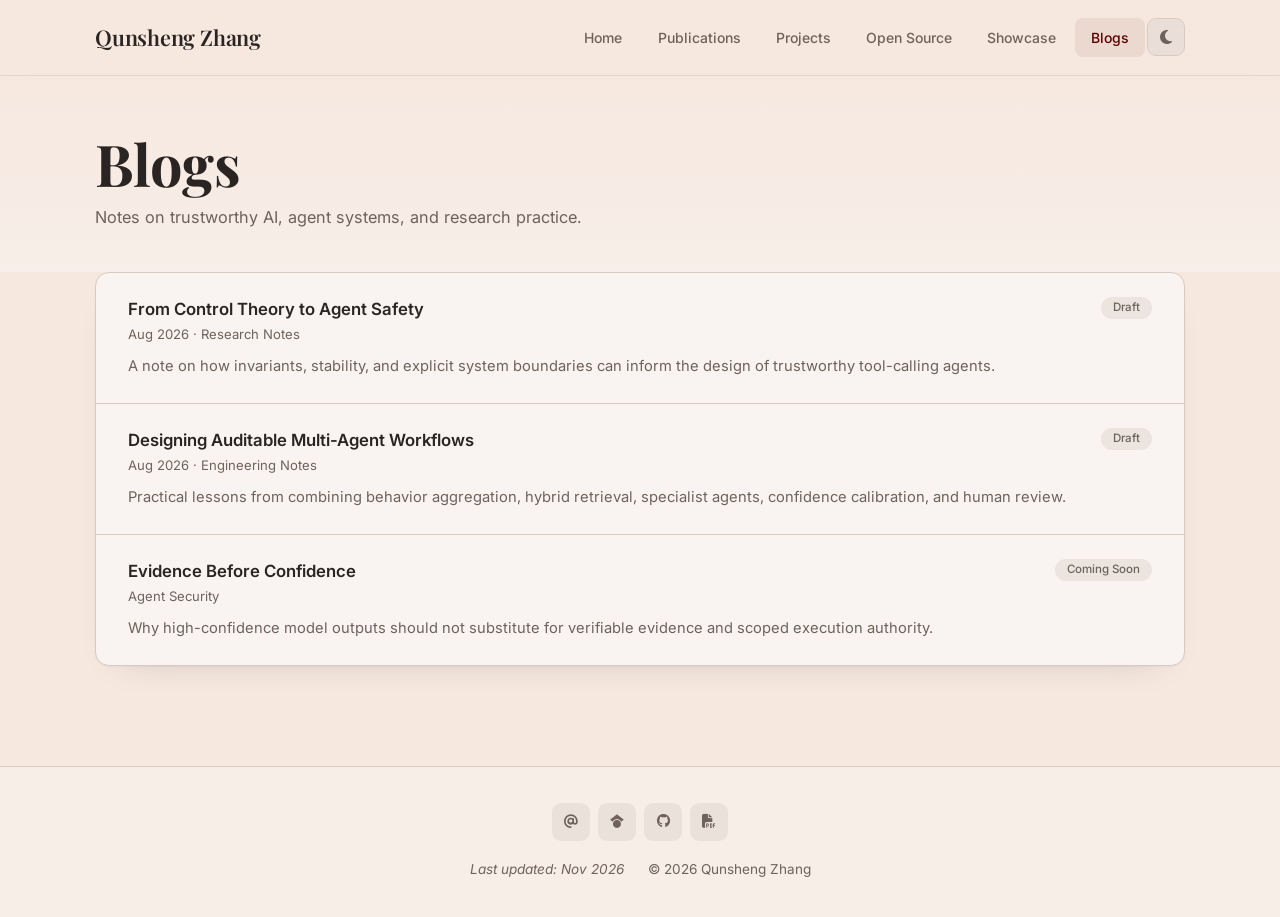
<file: blog.html>
<!doctype html>
<html lang="en">
  <head>
    <meta charset="utf-8" />
    <meta name="viewport" content="width=device-width, initial-scale=1, shrink-to-fit=no" />
    <meta name="theme-color" content="#f6e8df" />
    <title>Blogs - Qunsheng Zhang</title>
    <link rel="stylesheet" href="https://cdnjs.cloudflare.com/ajax/libs/twitter-bootstrap/4.6.0/css/bootstrap.min.css" />
    <link rel="stylesheet" href="https://cdnjs.cloudflare.com/ajax/libs/font-awesome/6.5.1/css/all.min.css" />
    <link rel="preconnect" href="https://fonts.googleapis.com" />
    <link rel="preconnect" href="https://fonts.gstatic.com" crossorigin />
    <link
      href="https://fonts.googleapis.com/css2?family=Inter:wght@400;500;600;700&family=Playfair+Display:wght@400;500;600;700&display=swap"
      rel="stylesheet"
    />
    <link rel="icon" href="assets/favicon.svg" type="image/svg+xml" />
    <link rel="stylesheet" href="styles.css?v=20261108b" />
    <script>
      (function () {
        try {
          var t = localStorage.getItem("qs-theme");
          if (!t) t = window.matchMedia("(prefers-color-scheme: dark)").matches ? "dark" : "light";
          document.documentElement.setAttribute("data-theme", t);
        } catch (e) {}
      })();
    </script>
  </head>
  <body class="bg-light">
    <nav class="navbar navbar-expand-lg navbar-light fixed-top mb-5">
      <div class="container">
        <a class="navbar-brand" href="index.html">Qunsheng Zhang</a>
        
        <div class="collapse navbar-collapse" id="navbarResponsive">
          <ul class="navbar-nav ml-auto">
            <li class="nav-item"><a class="nav-link" href="index.html">Home</a></li>
            <li class="nav-item"><a class="nav-link" href="publications.html">Publications</a></li>
            <li class="nav-item"><a class="nav-link" href="projects.html">Projects</a></li>
            <li class="nav-item"><a class="nav-link" href="opensource.html">Open Source</a></li>
            <li class="nav-item"><a class="nav-link" href="showcase.html">Showcase</a></li>
            <li class="nav-item active"><a class="nav-link" href="blog.html">Blogs</a></li>
          </ul>
        </div>
      
        <div class="navbar-actions">
          <button class="theme-toggle" type="button" aria-label="Toggle color theme"><i class="fas fa-moon icon-moon"></i><i class="fas fa-sun icon-sun"></i></button>
          <button class="navbar-toggler" type="button" data-toggle="collapse" data-target="#navbarResponsive" aria-controls="navbarResponsive" aria-expanded="false" aria-label="Toggle navigation"><i class="fas fa-bars"></i> Menu</button>
        </div>
      </div>
    </nav>

    <main>
      <section class="page-hero">
        <div class="container">
          <h1>Blogs</h1>
          <p>Notes on trustworthy AI, agent systems, and research practice.</p>
        </div>
      </section>

      <section class="section">
        <div class="container">
          <div class="panel panel-flush">
            <article class="blog-item">
              <div class="d-flex align-items-start">
                <h5>From Control Theory to Agent Safety</h5>
                <span class="badge badge-light blog-status">Draft</span>
              </div>
              <p class="blog-meta">Aug 2026 · Research Notes</p>
              <p>A note on how invariants, stability, and explicit system boundaries can inform the design of trustworthy tool-calling agents.</p>
            </article>

            <article class="blog-item">
              <div class="d-flex align-items-start">
                <h5>Designing Auditable Multi-Agent Workflows</h5>
                <span class="badge badge-light blog-status">Draft</span>
              </div>
              <p class="blog-meta">Aug 2026 · Engineering Notes</p>
              <p>Practical lessons from combining behavior aggregation, hybrid retrieval, specialist agents, confidence calibration, and human review.</p>
            </article>

            <article class="blog-item">
              <div class="d-flex align-items-start">
                <h5>Evidence Before Confidence</h5>
                <span class="badge badge-light blog-status">Coming Soon</span>
              </div>
              <p class="blog-meta">Agent Security</p>
              <p>Why high-confidence model outputs should not substitute for verifiable evidence and scoped execution authority.</p>
            </article>
          </div>
        </div>
      </section>
    </main>

        <footer class="footer">
      <div class="container">
        <div class="footer-icons">
          <a href="mailto:qunsheng815@gmail.com" aria-label="Email"><i class="fas fa-at"></i></a>
          <a href="https://scholar.google.com/citations?user=bciwAu0AAAAJ&amp;hl=zh-CN&amp;authuser=1" target="_blank" rel="noreferrer" aria-label="Google Scholar"><i class="fa-brands fa-google-scholar"></i></a>
          <a href="https://github.com/Qunsheng-Zhang" target="_blank" rel="noreferrer" aria-label="GitHub"><i class="fab fa-github"></i></a>
          <a href="assets/Qunsheng-Zhang-Resume.pdf?v=202611" target="_blank" aria-label="Curriculum Vitae"><i class="fas fa-file-pdf"></i></a>
        </div>
        <div class="footer-meta">
          <span><i>Last updated: Nov 2026</i></span>
          <span>© <span id="year"></span> Qunsheng Zhang</span>
        </div>
      </div>
    </footer>
    <script src="https://cdnjs.cloudflare.com/ajax/libs/jquery/3.5.1/jquery.min.js"></script>
    <script src="https://cdnjs.cloudflare.com/ajax/libs/popper.js/1.14.7/umd/popper.min.js"></script>
    <script src="https://cdnjs.cloudflare.com/ajax/libs/twitter-bootstrap/4.6.0/js/bootstrap.min.js"></script>
    <script src="script.js?v=20261108"></script>
  </body>
</html>
</file>
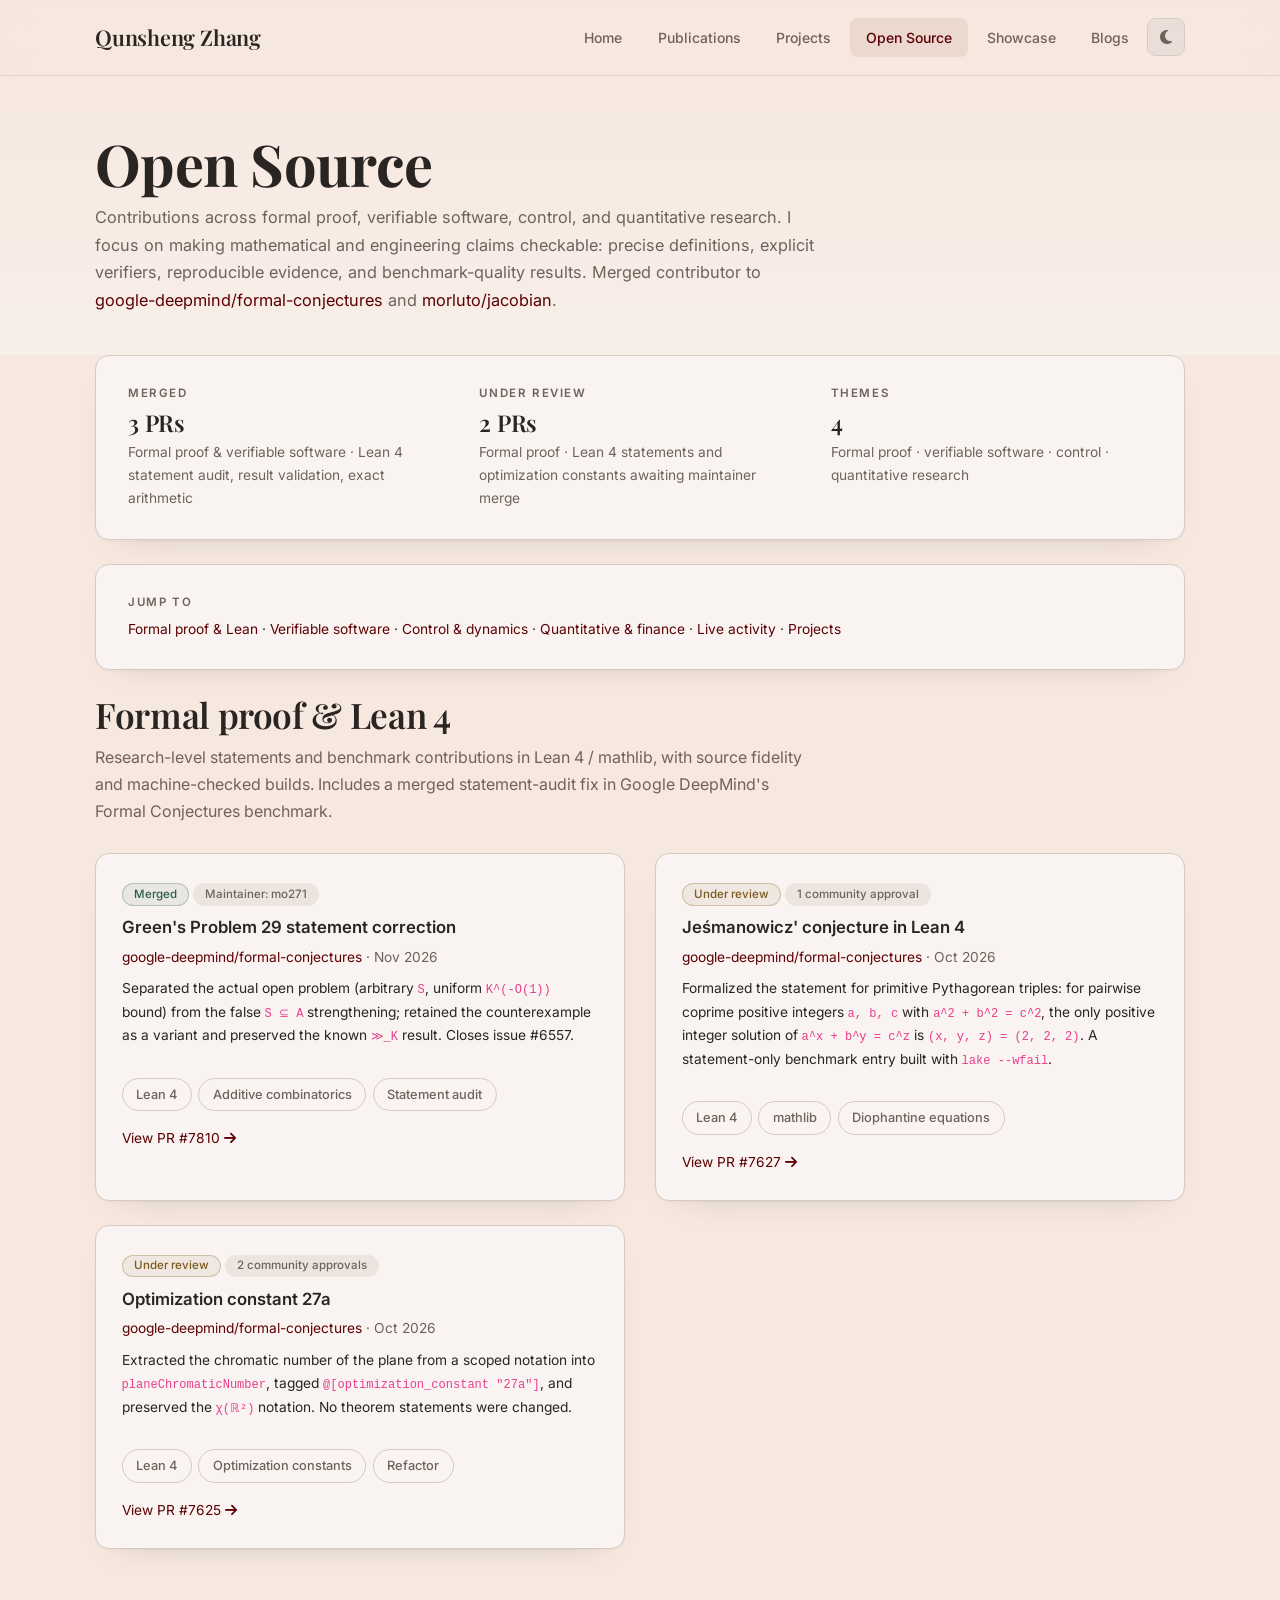
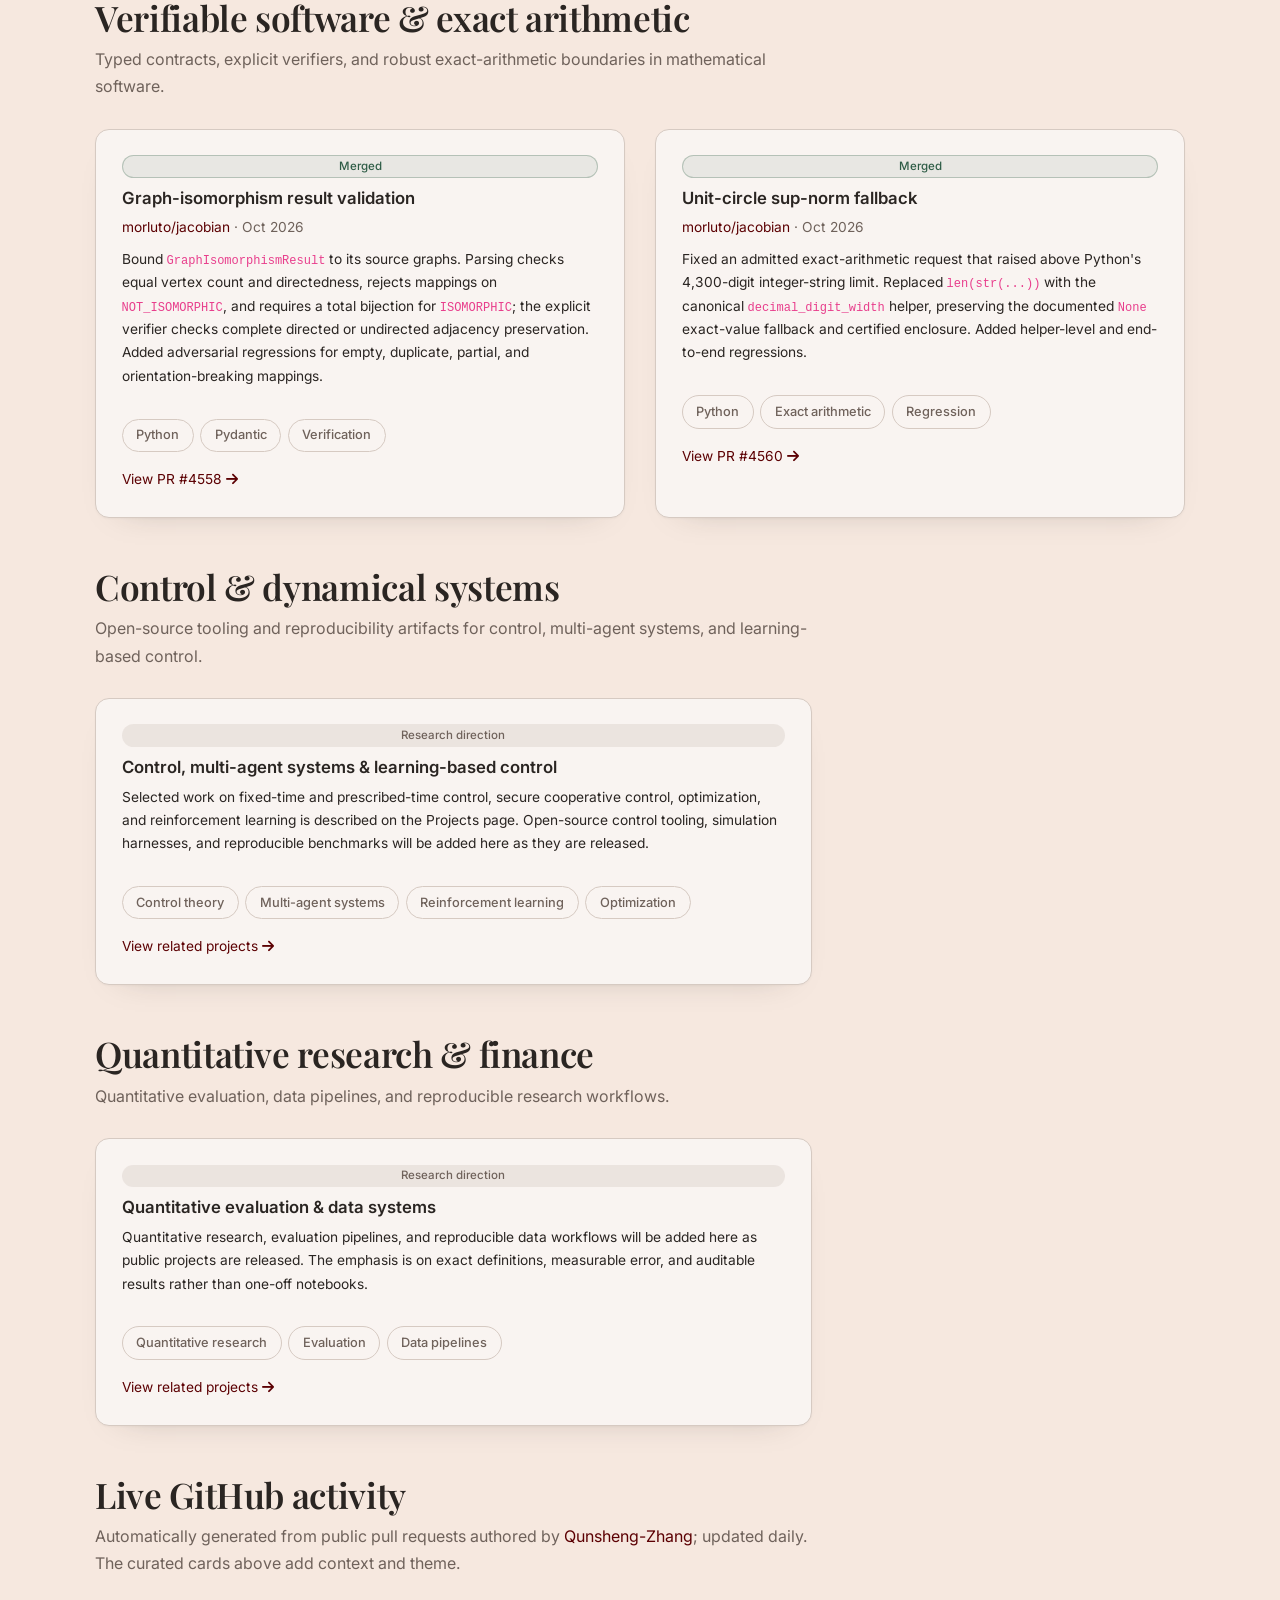
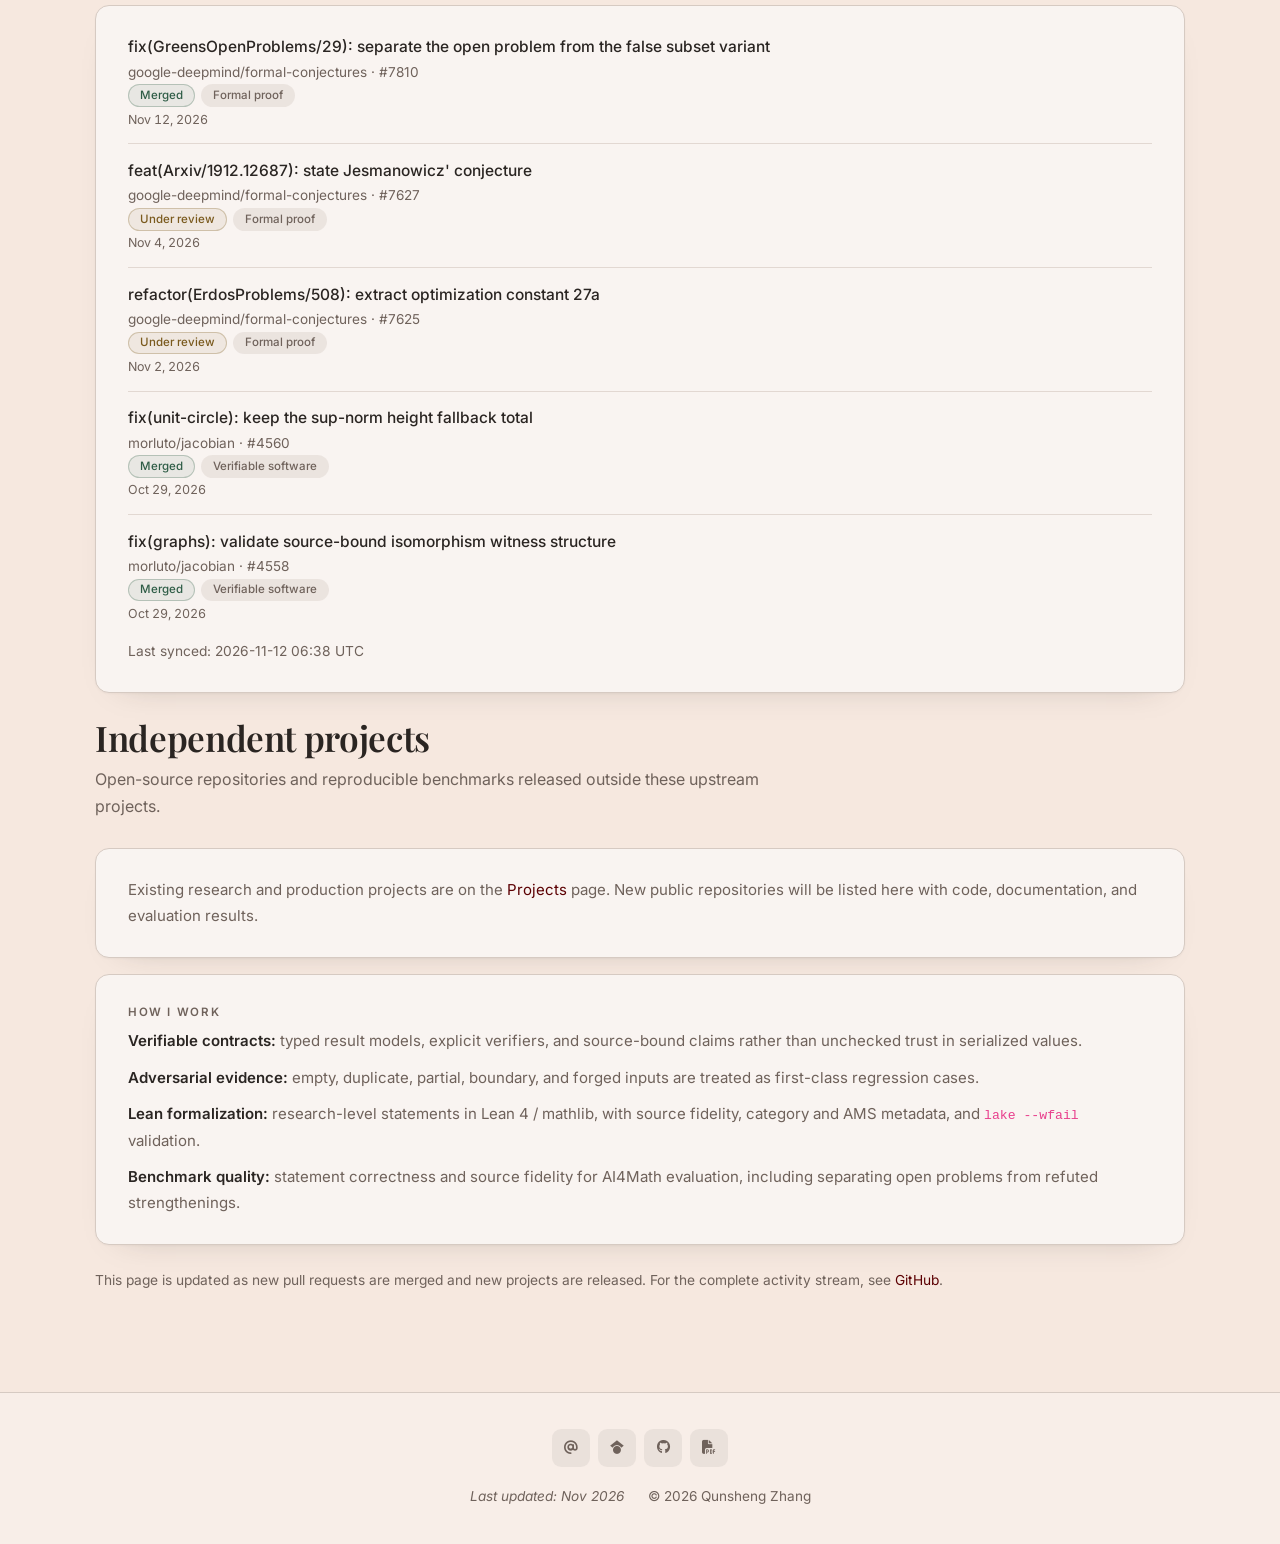
<file: opensource.html>
<!doctype html>
<html lang="en">
  <head>
    <meta charset="utf-8" />
    <meta name="viewport" content="width=device-width, initial-scale=1, shrink-to-fit=no" />
    <meta name="theme-color" content="#f6e8df" />
    <meta
      name="description"
      content="Qunsheng Zhang's open-source contributions across formal proof, verifiable software, control, and quantitative research."
    />
    <title>Open Source - Qunsheng Zhang</title>
    <link rel="stylesheet" href="https://cdnjs.cloudflare.com/ajax/libs/twitter-bootstrap/4.6.0/css/bootstrap.min.css" />
    <link rel="stylesheet" href="https://cdnjs.cloudflare.com/ajax/libs/font-awesome/6.5.1/css/all.min.css" />
    <link rel="preconnect" href="https://fonts.googleapis.com" />
    <link rel="preconnect" href="https://fonts.gstatic.com" crossorigin />
    <link
      href="https://fonts.googleapis.com/css2?family=Inter:wght@400;500;600;700&family=Playfair+Display:wght@400;500;600;700&display=swap"
      rel="stylesheet"
    />
    <link rel="icon" href="assets/favicon.svg" type="image/svg+xml" />
    <link rel="stylesheet" href="styles.css?v=20261108b" />
    <script>
      (function () {
        try {
          var t = localStorage.getItem("qs-theme");
          if (!t) t = window.matchMedia("(prefers-color-scheme: dark)").matches ? "dark" : "light";
          document.documentElement.setAttribute("data-theme", t);
        } catch (e) {}
      })();
    </script>
  </head>
  <body class="bg-light">
    <nav class="navbar navbar-expand-lg navbar-light fixed-top mb-5">
      <div class="container">
        <a class="navbar-brand" href="index.html">Qunsheng Zhang</a>

        <div class="collapse navbar-collapse" id="navbarResponsive">
          <ul class="navbar-nav ml-auto">
            <li class="nav-item"><a class="nav-link" href="index.html">Home</a></li>
            <li class="nav-item"><a class="nav-link" href="publications.html">Publications</a></li>
            <li class="nav-item"><a class="nav-link" href="projects.html">Projects</a></li>
            <li class="nav-item active"><a class="nav-link" href="opensource.html">Open Source</a></li>
            <li class="nav-item"><a class="nav-link" href="showcase.html">Showcase</a></li>
            <li class="nav-item"><a class="nav-link" href="blog.html">Blogs</a></li>
          </ul>
        </div>

        <div class="navbar-actions">
          <button class="theme-toggle" type="button" aria-label="Toggle color theme"><i class="fas fa-moon icon-moon"></i><i class="fas fa-sun icon-sun"></i></button>
          <button class="navbar-toggler" type="button" data-toggle="collapse" data-target="#navbarResponsive" aria-controls="navbarResponsive" aria-expanded="false" aria-label="Toggle navigation"><i class="fas fa-bars"></i> Menu</button>
        </div>
      </div>
    </nav>

    <main>
      <section class="page-hero">
        <div class="container">
          <h1>Open Source</h1>
          <p>
            Contributions across formal proof, verifiable software, control, and quantitative
            research. I focus on making mathematical and engineering claims checkable: precise
            definitions, explicit verifiers, reproducible evidence, and benchmark-quality results.
            Merged contributor to
            <a href="https://github.com/google-deepmind/formal-conjectures" target="_blank" rel="noreferrer">google-deepmind/formal-conjectures</a>
            and
            <a href="https://github.com/morluto/jacobian" target="_blank" rel="noreferrer">morluto/jacobian</a>.
          </p>
        </div>
      </section>

      <section class="section">
        <div class="container">
          <div class="panel mb-4">
            <div class="row">
              <div class="col-md-4 mb-3 mb-md-0">
                <div class="col-label">Merged</div>
                <h3 class="mb-1" id="github-merged-count">3 PRs</h3>
                <p class="small text-muted mb-0">
                  Formal proof &amp; verifiable software · Lean 4 statement audit, result validation,
                  exact arithmetic
                </p>
              </div>
              <div class="col-md-4 mb-3 mb-md-0">
                <div class="col-label">Under review</div>
                <h3 class="mb-1" id="github-open-count">2 PRs</h3>
                <p class="small text-muted mb-0">
                  Formal proof · Lean 4 statements and optimization constants awaiting maintainer merge
                </p>
              </div>
              <div class="col-md-4">
                <div class="col-label">Themes</div>
                <h3 class="mb-1">4</h3>
                <p class="small text-muted mb-0">
                  Formal proof · verifiable software · control · quantitative research
                </p>
              </div>
            </div>
          </div>

          <div class="panel mb-4">
            <div class="col-label">Jump to</div>
            <p class="mb-0 small">
              <a href="#formal-proof">Formal proof &amp; Lean</a> ·
              <a href="#verifiable-software">Verifiable software</a> ·
              <a href="#control-dynamics">Control &amp; dynamics</a> ·
              <a href="#quantitative">Quantitative &amp; finance</a> ·
              <a href="#github-activity-section">Live activity</a> ·
              <a href="#projects">Projects</a>
            </p>
          </div>

          <div class="section-head" id="formal-proof">
            <h2>Formal proof &amp; Lean 4</h2>
            <p class="section-lead">
              Research-level statements and benchmark contributions in Lean 4 / mathlib, with
              source fidelity and machine-checked builds. Includes a merged statement-audit fix in
              Google DeepMind's Formal Conjectures benchmark.
            </p>
          </div>

          <div class="row">
            <div class="col-md-6 mb-4">
              <article class="card h-100">
                <div class="card-body d-flex flex-column">
                  <div class="mb-2">
                    <span class="badge badge-success">Merged</span>
                    <span class="badge badge-light">Maintainer: mo271</span>
                  </div>
                  <h5 class="card-title">Green's Problem 29 statement correction</h5>
                  <p class="small text-muted mb-2">
                    <a href="https://github.com/google-deepmind/formal-conjectures" target="_blank" rel="noreferrer">google-deepmind/formal-conjectures</a>
                    · Nov 2026
                  </p>
                  <p class="card-text small">
                    Separated the actual open problem (arbitrary <code>S</code>, uniform
                    <code>K^(-O(1))</code> bound) from the false <code>S ⊆ A</code> strengthening;
                    retained the counterexample as a variant and preserved the known
                    <code>≫_K</code> result. Closes issue #6557.
                  </p>
                  <div class="card-tags">
                    <span class="tag">Lean 4</span>
                    <span class="tag">Additive combinatorics</span>
                    <span class="tag">Statement audit</span>
                  </div>
                  <a class="small mt-3" href="https://github.com/google-deepmind/formal-conjectures/pull/7810" target="_blank" rel="noreferrer">View PR #7810 <i class="fas fa-arrow-right"></i></a>
                </div>
              </article>
            </div>

            <div class="col-md-6 mb-4">
              <article class="card h-100">
                <div class="card-body d-flex flex-column">
                  <div class="mb-2">
                    <span class="badge badge-warning">Under review</span>
                    <span class="badge badge-light">1 community approval</span>
                  </div>
                  <h5 class="card-title">Jeśmanowicz' conjecture in Lean 4</h5>
                  <p class="small text-muted mb-2">
                    <a href="https://github.com/google-deepmind/formal-conjectures" target="_blank" rel="noreferrer">google-deepmind/formal-conjectures</a>
                    · Oct 2026
                  </p>
                  <p class="card-text small">
                    Formalized the statement for primitive Pythagorean triples: for pairwise coprime
                    positive integers <code>a, b, c</code> with <code>a^2 + b^2 = c^2</code>, the only
                    positive integer solution of <code>a^x + b^y = c^z</code> is
                    <code>(x, y, z) = (2, 2, 2)</code>. A statement-only benchmark entry built with
                    <code>lake --wfail</code>.
                  </p>
                  <div class="card-tags">
                    <span class="tag">Lean 4</span>
                    <span class="tag">mathlib</span>
                    <span class="tag">Diophantine equations</span>
                  </div>
                  <a class="small mt-3" href="https://github.com/google-deepmind/formal-conjectures/pull/7627" target="_blank" rel="noreferrer">View PR #7627 <i class="fas fa-arrow-right"></i></a>
                </div>
              </article>
            </div>

            <div class="col-md-6 mb-4">
              <article class="card h-100">
                <div class="card-body d-flex flex-column">
                  <div class="mb-2">
                    <span class="badge badge-warning">Under review</span>
                    <span class="badge badge-light">2 community approvals</span>
                  </div>
                  <h5 class="card-title">Optimization constant 27a</h5>
                  <p class="small text-muted mb-2">
                    <a href="https://github.com/google-deepmind/formal-conjectures" target="_blank" rel="noreferrer">google-deepmind/formal-conjectures</a>
                    · Oct 2026
                  </p>
                  <p class="card-text small">
                    Extracted the chromatic number of the plane from a scoped notation into
                    <code>planeChromaticNumber</code>, tagged
                    <code>@[optimization_constant "27a"]</code>, and preserved the
                    <code>χ(ℝ²)</code> notation. No theorem statements were changed.
                  </p>
                  <div class="card-tags">
                    <span class="tag">Lean 4</span>
                    <span class="tag">Optimization constants</span>
                    <span class="tag">Refactor</span>
                  </div>
                  <a class="small mt-3" href="https://github.com/google-deepmind/formal-conjectures/pull/7625" target="_blank" rel="noreferrer">View PR #7625 <i class="fas fa-arrow-right"></i></a>
                </div>
              </article>
            </div>
          </div>

          <div class="section-head mt-4" id="verifiable-software">
            <h2>Verifiable software &amp; exact arithmetic</h2>
            <p class="section-lead">
              Typed contracts, explicit verifiers, and robust exact-arithmetic boundaries in
              mathematical software.
            </p>
          </div>

          <div class="row">
            <div class="col-md-6 mb-4">
              <article class="card h-100">
                <div class="card-body d-flex flex-column">
                  <span class="badge badge-success mb-2">Merged</span>
                  <h5 class="card-title">Graph-isomorphism result validation</h5>
                  <p class="small text-muted mb-2">
                    <a href="https://github.com/morluto/jacobian" target="_blank" rel="noreferrer">morluto/jacobian</a>
                    · Oct 2026
                  </p>
                  <p class="card-text small">
                    Bound <code>GraphIsomorphismResult</code> to its source graphs. Parsing checks
                    equal vertex count and directedness, rejects mappings on
                    <code>NOT_ISOMORPHIC</code>, and requires a total bijection for
                    <code>ISOMORPHIC</code>; the explicit verifier checks complete directed or
                    undirected adjacency preservation. Added adversarial regressions for empty,
                    duplicate, partial, and orientation-breaking mappings.
                  </p>
                  <div class="card-tags">
                    <span class="tag">Python</span>
                    <span class="tag">Pydantic</span>
                    <span class="tag">Verification</span>
                  </div>
                  <a class="small mt-3" href="https://github.com/morluto/jacobian/pull/4558" target="_blank" rel="noreferrer">View PR #4558 <i class="fas fa-arrow-right"></i></a>
                </div>
              </article>
            </div>

            <div class="col-md-6 mb-4">
              <article class="card h-100">
                <div class="card-body d-flex flex-column">
                  <span class="badge badge-success mb-2">Merged</span>
                  <h5 class="card-title">Unit-circle sup-norm fallback</h5>
                  <p class="small text-muted mb-2">
                    <a href="https://github.com/morluto/jacobian" target="_blank" rel="noreferrer">morluto/jacobian</a>
                    · Oct 2026
                  </p>
                  <p class="card-text small">
                    Fixed an admitted exact-arithmetic request that raised above Python's
                    4,300-digit integer-string limit. Replaced <code>len(str(...))</code> with the
                    canonical <code>decimal_digit_width</code> helper, preserving the documented
                    <code>None</code> exact-value fallback and certified enclosure. Added
                    helper-level and end-to-end regressions.
                  </p>
                  <div class="card-tags">
                    <span class="tag">Python</span>
                    <span class="tag">Exact arithmetic</span>
                    <span class="tag">Regression</span>
                  </div>
                  <a class="small mt-3" href="https://github.com/morluto/jacobian/pull/4560" target="_blank" rel="noreferrer">View PR #4560 <i class="fas fa-arrow-right"></i></a>
                </div>
              </article>
            </div>
          </div>

          <div class="section-head mt-4" id="control-dynamics">
            <h2>Control &amp; dynamical systems</h2>
            <p class="section-lead">
              Open-source tooling and reproducibility artifacts for control, multi-agent systems,
              and learning-based control.
            </p>
          </div>

          <div class="row">
            <div class="col-md-8 mb-4">
              <article class="card h-100">
                <div class="card-body d-flex flex-column">
                  <span class="badge badge-light mb-2">Research direction</span>
                  <h5 class="card-title">Control, multi-agent systems &amp; learning-based control</h5>
                  <p class="card-text small">
                    Selected work on fixed-time and prescribed-time control, secure cooperative
                    control, optimization, and reinforcement learning is described on the Projects
                    page. Open-source control tooling, simulation harnesses, and reproducible
                    benchmarks will be added here as they are released.
                  </p>
                  <div class="card-tags">
                    <span class="tag">Control theory</span>
                    <span class="tag">Multi-agent systems</span>
                    <span class="tag">Reinforcement learning</span>
                    <span class="tag">Optimization</span>
                  </div>
                  <a class="small mt-3" href="projects.html">View related projects <i class="fas fa-arrow-right"></i></a>
                </div>
              </article>
            </div>
          </div>

          <div class="section-head mt-4" id="quantitative">
            <h2>Quantitative research &amp; finance</h2>
            <p class="section-lead">
              Quantitative evaluation, data pipelines, and reproducible research workflows.
            </p>
          </div>

          <div class="row">
            <div class="col-md-8 mb-4">
              <article class="card h-100">
                <div class="card-body d-flex flex-column">
                  <span class="badge badge-light mb-2">Research direction</span>
                  <h5 class="card-title">Quantitative evaluation &amp; data systems</h5>
                  <p class="card-text small">
                    Quantitative research, evaluation pipelines, and reproducible data workflows
                    will be added here as public projects are released. The emphasis is on exact
                    definitions, measurable error, and auditable results rather than one-off
                    notebooks.
                  </p>
                  <div class="card-tags">
                    <span class="tag">Quantitative research</span>
                    <span class="tag">Evaluation</span>
                    <span class="tag">Data pipelines</span>
                  </div>
                  <a class="small mt-3" href="projects.html">View related projects <i class="fas fa-arrow-right"></i></a>
                </div>
              </article>
            </div>
          </div>

          <div class="section-head mt-4" id="github-activity-section">
            <h2>Live GitHub activity</h2>
            <p class="section-lead">
              Automatically generated from public pull requests authored by
              <a href="https://github.com/Qunsheng-Zhang" target="_blank" rel="noreferrer">Qunsheng-Zhang</a>;
              updated daily. The curated cards above add context and theme.
            </p>
          </div>

          <div class="panel">
            <div id="github-activity" aria-live="polite">
              <p class="small text-muted mb-0">Loading GitHub activity…</p>
            </div>
            <p class="small text-muted mt-3 mb-0" id="github-activity-updated"></p>
          </div>

          <div class="section-head mt-4" id="projects">
            <h2>Independent projects</h2>
            <p class="section-lead">
              Open-source repositories and reproducible benchmarks released outside these upstream
              projects.
            </p>
          </div>

          <div class="panel toolbox">
            <p class="mb-0">
              Existing research and production projects are on the
              <a href="projects.html">Projects</a> page. New public repositories will be listed
              here with code, documentation, and evaluation results.
            </p>
          </div>

          <div class="panel toolbox mt-3">
            <div class="col-label">How I work</div>
            <p><strong>Verifiable contracts:</strong> typed result models, explicit verifiers, and source-bound claims rather than unchecked trust in serialized values.</p>
            <p><strong>Adversarial evidence:</strong> empty, duplicate, partial, boundary, and forged inputs are treated as first-class regression cases.</p>
            <p><strong>Lean formalization:</strong> research-level statements in Lean 4 / mathlib, with source fidelity, category and AMS metadata, and <code>lake --wfail</code> validation.</p>
            <p><strong>Benchmark quality:</strong> statement correctness and source fidelity for AI4Math evaluation, including separating open problems from refuted strengthenings.</p>
          </div>

          <p class="small text-muted mt-4 mb-0">
            This page is updated as new pull requests are merged and new projects are released.
            For the complete activity stream, see
            <a href="https://github.com/Qunsheng-Zhang" target="_blank" rel="noreferrer">GitHub</a>.
          </p>
        </div>
      </section>
    </main>

    <footer class="footer">
      <div class="container">
        <div class="footer-icons">
          <a href="mailto:qunsheng815@gmail.com" aria-label="Email"><i class="fas fa-at"></i></a>
          <a href="https://scholar.google.com/citations?user=bciwAu0AAAAJ&amp;hl=zh-CN&amp;authuser=1" target="_blank" rel="noreferrer" aria-label="Google Scholar"><i class="fa-brands fa-google-scholar"></i></a>
          <a href="https://github.com/Qunsheng-Zhang" target="_blank" rel="noreferrer" aria-label="GitHub"><i class="fab fa-github"></i></a>
          <a href="assets/Qunsheng-Zhang-Resume.pdf?v=202611" target="_blank" aria-label="Curriculum Vitae"><i class="fas fa-file-pdf"></i></a>
        </div>
        <div class="footer-meta">
          <span><i>Last updated: Nov 2026</i></span>
          <span>© <span id="year"></span> Qunsheng Zhang</span>
        </div>
      </div>
    </footer>
    <script src="https://cdnjs.cloudflare.com/ajax/libs/jquery/3.5.1/jquery.min.js"></script>
    <script src="https://cdnjs.cloudflare.com/ajax/libs/popper.js/1.14.7/umd/popper.min.js"></script>
    <script src="https://cdnjs.cloudflare.com/ajax/libs/twitter-bootstrap/4.6.0/js/bootstrap.min.js"></script>
    <script src="script.js?v=20261108"></script>
    <script src="opensource.js?v=20261108"></script>
  </body>
</html>
</file>
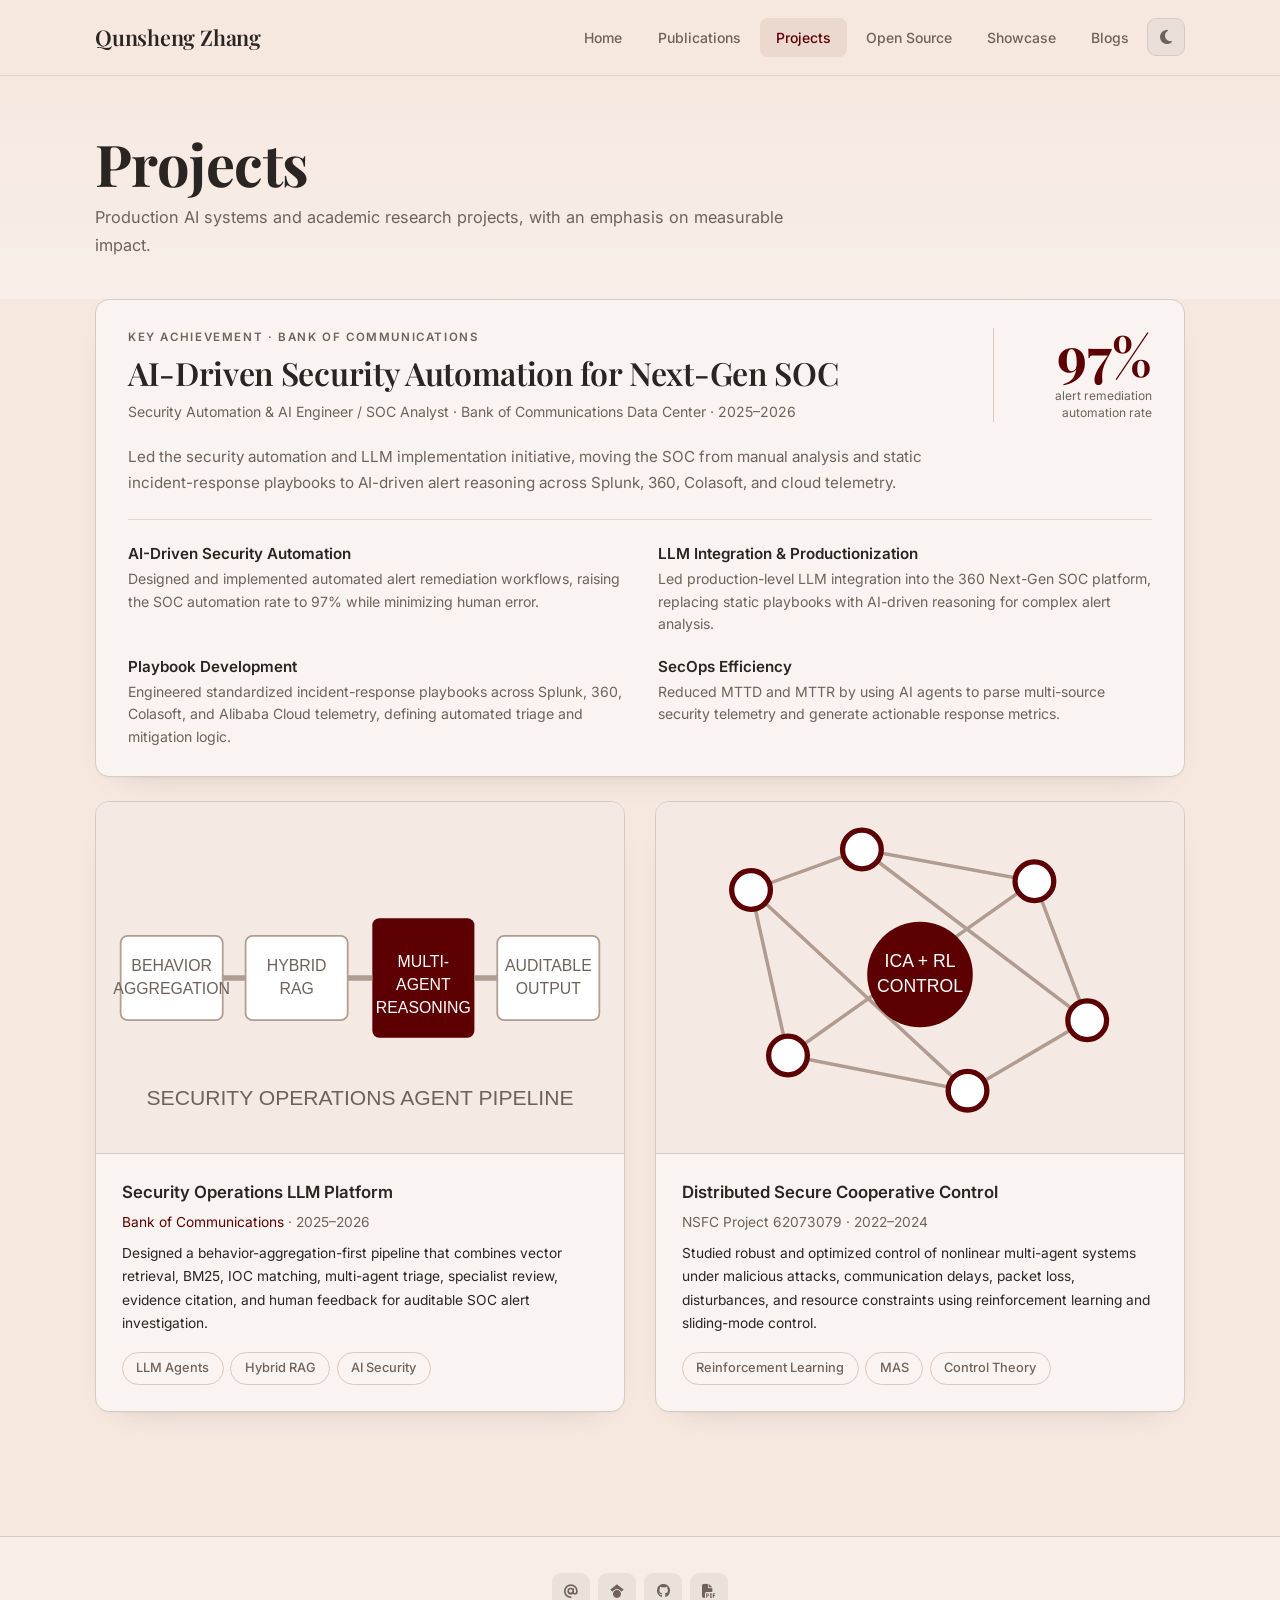
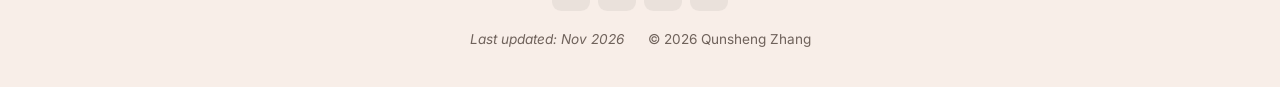
<file: projects.html>
<!doctype html>
<html lang="en">
  <head>
    <meta charset="utf-8" />
    <meta name="viewport" content="width=device-width, initial-scale=1, shrink-to-fit=no" />
    <meta name="theme-color" content="#f6e8df" />
    <title>Projects - Qunsheng Zhang</title>
    <link rel="stylesheet" href="https://cdnjs.cloudflare.com/ajax/libs/twitter-bootstrap/4.6.0/css/bootstrap.min.css" />
    <link rel="stylesheet" href="https://cdnjs.cloudflare.com/ajax/libs/font-awesome/6.5.1/css/all.min.css" />
    <link rel="preconnect" href="https://fonts.googleapis.com" />
    <link rel="preconnect" href="https://fonts.gstatic.com" crossorigin />
    <link
      href="https://fonts.googleapis.com/css2?family=Inter:wght@400;500;600;700&family=Playfair+Display:wght@400;500;600;700&display=swap"
      rel="stylesheet"
    />
    <link rel="icon" href="assets/favicon.svg" type="image/svg+xml" />
    <link rel="stylesheet" href="styles.css?v=20261108b" />
    <script>
      (function () {
        try {
          var t = localStorage.getItem("qs-theme");
          if (!t) t = window.matchMedia("(prefers-color-scheme: dark)").matches ? "dark" : "light";
          document.documentElement.setAttribute("data-theme", t);
        } catch (e) {}
      })();
    </script>
  </head>
  <body class="bg-light">
    <nav class="navbar navbar-expand-lg navbar-light fixed-top mb-5">
      <div class="container">
        <a class="navbar-brand" href="index.html">Qunsheng Zhang</a>
        
        <div class="collapse navbar-collapse" id="navbarResponsive">
          <ul class="navbar-nav ml-auto">
            <li class="nav-item"><a class="nav-link" href="index.html">Home</a></li>
            <li class="nav-item"><a class="nav-link" href="publications.html">Publications</a></li>
            <li class="nav-item active"><a class="nav-link" href="projects.html">Projects</a></li>
            <li class="nav-item"><a class="nav-link" href="opensource.html">Open Source</a></li>
            <li class="nav-item"><a class="nav-link" href="showcase.html">Showcase</a></li>
            <li class="nav-item"><a class="nav-link" href="blog.html">Blogs</a></li>
          </ul>
        </div>
      
        <div class="navbar-actions">
          <button class="theme-toggle" type="button" aria-label="Toggle color theme"><i class="fas fa-moon icon-moon"></i><i class="fas fa-sun icon-sun"></i></button>
          <button class="navbar-toggler" type="button" data-toggle="collapse" data-target="#navbarResponsive" aria-controls="navbarResponsive" aria-expanded="false" aria-label="Toggle navigation"><i class="fas fa-bars"></i> Menu</button>
        </div>
      </div>
    </nav>

    <main>
      <section class="page-hero">
        <div class="container">
          <h1>Projects</h1>
          <p>Production AI systems and academic research projects, with an emphasis on measurable impact.</p>
        </div>
      </section>

      <section class="section">
        <div class="container">
          <article class="panel feature-panel">
            <div class="feature-head">
              <div class="feature-intro">
                <div class="col-label">Key Achievement · Bank of Communications</div>
                <h3 class="feature-title">AI-Driven Security Automation for Next-Gen SOC</h3>
                <p class="feature-meta">
                  Security Automation &amp; AI Engineer / SOC Analyst · Bank of Communications Data Center · 2025–2026
                </p>
              </div>
              <div class="feature-stat">
                <strong>97%</strong>
                <span>alert remediation automation rate</span>
              </div>
            </div>

            <p class="feature-summary">
              Led the security automation and LLM implementation initiative, moving the SOC from manual
              analysis and static incident-response playbooks to AI-driven alert reasoning across Splunk,
              360, Colasoft, and cloud telemetry.
            </p>

            <div class="feature-grid">
              <div>
                <h5>AI-Driven Security Automation</h5>
                <p>
                  Designed and implemented automated alert remediation workflows, raising the SOC
                  automation rate to 97% while minimizing human error.
                </p>
              </div>
              <div>
                <h5>LLM Integration &amp; Productionization</h5>
                <p>
                  Led production-level LLM integration into the 360 Next-Gen SOC platform, replacing
                  static playbooks with AI-driven reasoning for complex alert analysis.
                </p>
              </div>
              <div>
                <h5>Playbook Development</h5>
                <p>
                  Engineered standardized incident-response playbooks across Splunk, 360, Colasoft, and
                  Alibaba Cloud telemetry, defining automated triage and mitigation logic.
                </p>
              </div>
              <div>
                <h5>SecOps Efficiency</h5>
                <p>
                  Reduced MTTD and MTTR by using AI agents to parse multi-source security telemetry and
                  generate actionable response metrics.
                </p>
              </div>
            </div>
          </article>

          <div class="row">
            <div class="col-md-6 mb-4">
              <article class="card h-100">
                <img src="assets/covers/project-soc.svg" class="card-img-top project-cover" alt="Security operations agent pipeline" />
                <div class="card-body">
                  <h5 class="card-title">Security Operations LLM Platform</h5>
                  <p class="small text-muted mb-2">
                    <a href="https://www.bankcomm.com/BankCommSite/shtml/jyjr/en/2600212/list.shtml?channelId=2600212" target="_blank" rel="noreferrer">Bank of Communications</a> · 2025–2026
                  </p>
                  <p class="card-text small">
                    Designed a behavior-aggregation-first pipeline that combines vector retrieval, BM25, IOC matching, multi-agent triage, specialist review, evidence citation, and human feedback for auditable SOC alert investigation.
                  </p>
                  <div class="card-tags">
                    <span class="tag">LLM Agents</span>
                    <span class="tag">Hybrid RAG</span>
                    <span class="tag">AI Security</span>
                  </div>
                </div>
              </article>
            </div>

            <div class="col-md-6 mb-4">
              <article class="card h-100">
                <img src="assets/covers/project-control.svg" class="card-img-top project-cover" alt="Multi-agent control" />
                <div class="card-body">
                  <h5 class="card-title">Distributed Secure Cooperative Control</h5>
                  <p class="small text-muted mb-2">NSFC Project 62073079 · 2022–2024</p>
                  <p class="card-text small">
                    Studied robust and optimized control of nonlinear multi-agent systems under malicious attacks, communication delays, packet loss, disturbances, and resource constraints using reinforcement learning and sliding-mode control.
                  </p>
                  <div class="card-tags">
                    <span class="tag">Reinforcement Learning</span>
                    <span class="tag">MAS</span>
                    <span class="tag">Control Theory</span>
                  </div>
                </div>
              </article>
            </div>
          </div>
        </div>
      </section>
    </main>

        <footer class="footer">
      <div class="container">
        <div class="footer-icons">
          <a href="mailto:qunsheng815@gmail.com" aria-label="Email"><i class="fas fa-at"></i></a>
          <a href="https://scholar.google.com/citations?user=bciwAu0AAAAJ&amp;hl=zh-CN&amp;authuser=1" target="_blank" rel="noreferrer" aria-label="Google Scholar"><i class="fa-brands fa-google-scholar"></i></a>
          <a href="https://github.com/Qunsheng-Zhang" target="_blank" rel="noreferrer" aria-label="GitHub"><i class="fab fa-github"></i></a>
          <a href="assets/Qunsheng-Zhang-Resume.pdf?v=202611" target="_blank" aria-label="Curriculum Vitae"><i class="fas fa-file-pdf"></i></a>
        </div>
        <div class="footer-meta">
          <span><i>Last updated: Nov 2026</i></span>
          <span>© <span id="year"></span> Qunsheng Zhang</span>
        </div>
      </div>
    </footer>
    <script src="https://cdnjs.cloudflare.com/ajax/libs/jquery/3.5.1/jquery.min.js"></script>
    <script src="https://cdnjs.cloudflare.com/ajax/libs/popper.js/1.14.7/umd/popper.min.js"></script>
    <script src="https://cdnjs.cloudflare.com/ajax/libs/twitter-bootstrap/4.6.0/js/bootstrap.min.js"></script>
    <script src="script.js?v=20261108"></script>
  </body>
</html>
</file>
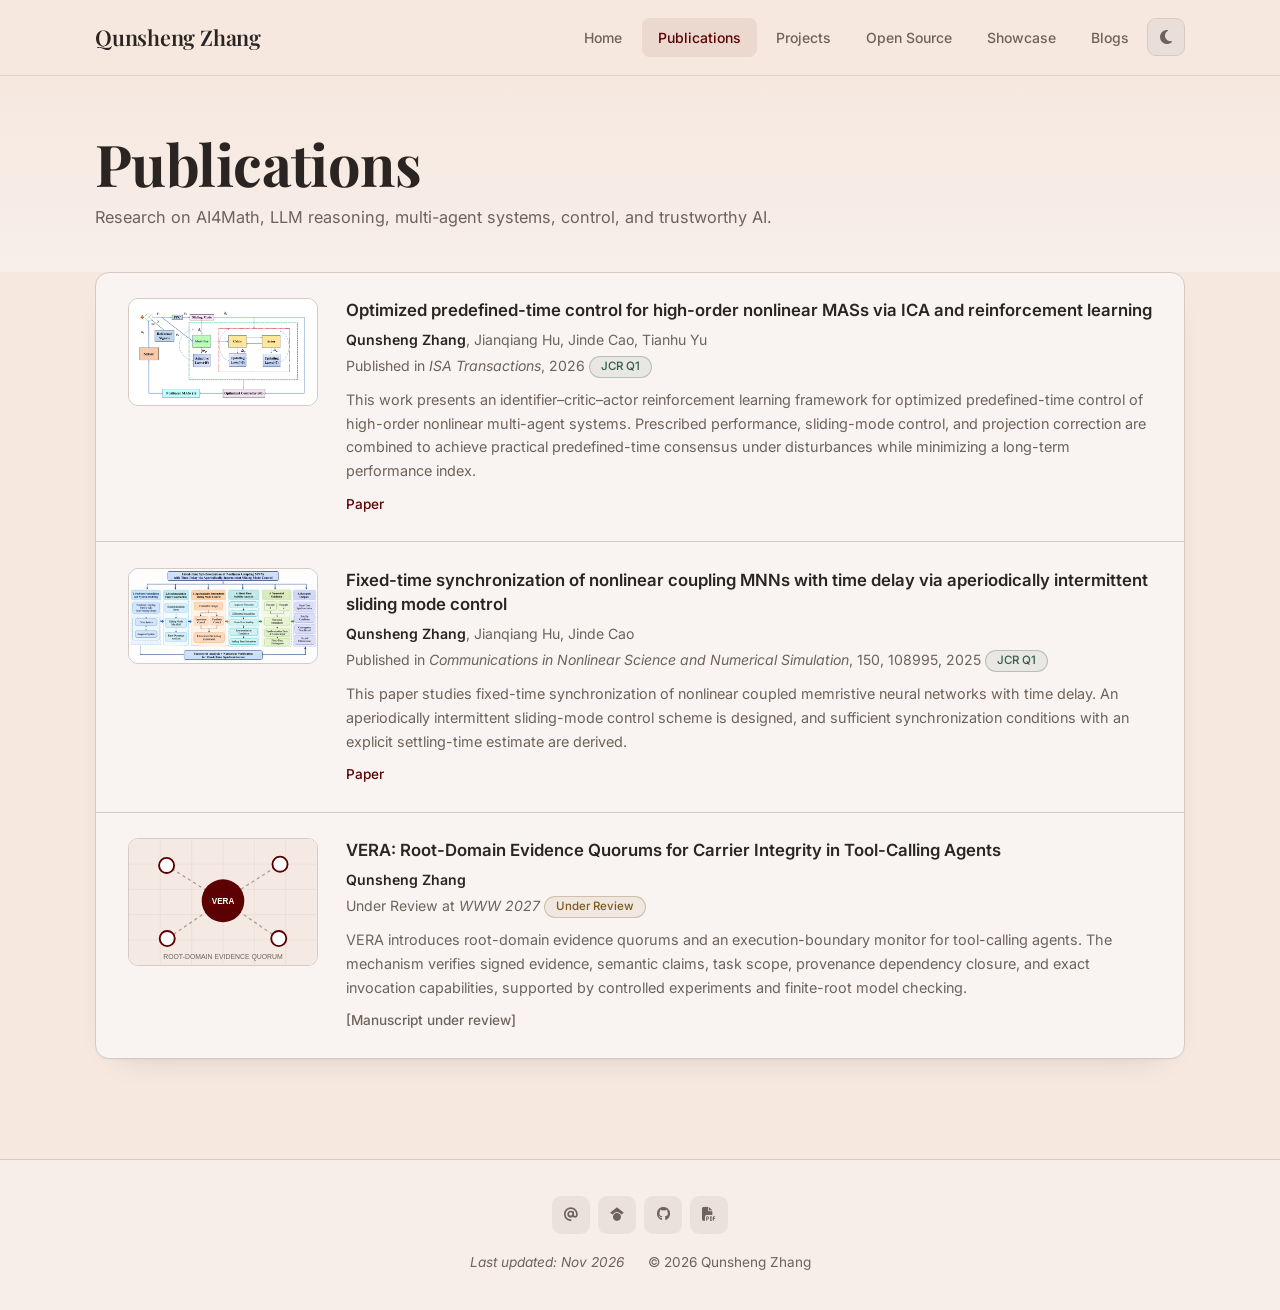
<file: publications.html>
<!doctype html>
<html lang="en">
  <head>
    <meta charset="utf-8" />
    <meta name="viewport" content="width=device-width, initial-scale=1, shrink-to-fit=no" />
    <meta name="theme-color" content="#f6e8df" />
    <title>Publications - Qunsheng Zhang</title>
    <link rel="stylesheet" href="https://cdnjs.cloudflare.com/ajax/libs/twitter-bootstrap/4.6.0/css/bootstrap.min.css" />
    <link rel="stylesheet" href="https://cdnjs.cloudflare.com/ajax/libs/font-awesome/6.5.1/css/all.min.css" />
    <link rel="preconnect" href="https://fonts.googleapis.com" />
    <link rel="preconnect" href="https://fonts.gstatic.com" crossorigin />
    <link
      href="https://fonts.googleapis.com/css2?family=Inter:wght@400;500;600;700&family=Playfair+Display:wght@400;500;600;700&display=swap"
      rel="stylesheet"
    />
    <link rel="icon" href="assets/favicon.svg" type="image/svg+xml" />
    <link rel="stylesheet" href="styles.css?v=20261108b" />
    <script>
      (function () {
        try {
          var t = localStorage.getItem("qs-theme");
          if (!t) t = window.matchMedia("(prefers-color-scheme: dark)").matches ? "dark" : "light";
          document.documentElement.setAttribute("data-theme", t);
        } catch (e) {}
      })();
    </script>
  </head>
  <body class="bg-light">
    <nav class="navbar navbar-expand-lg navbar-light fixed-top mb-5">
      <div class="container">
        <a class="navbar-brand" href="index.html">Qunsheng Zhang</a>
        
        <div class="collapse navbar-collapse" id="navbarResponsive">
          <ul class="navbar-nav ml-auto">
            <li class="nav-item"><a class="nav-link" href="index.html">Home</a></li>
            <li class="nav-item active"><a class="nav-link" href="publications.html">Publications</a></li>
            <li class="nav-item"><a class="nav-link" href="projects.html">Projects</a></li>
            <li class="nav-item"><a class="nav-link" href="opensource.html">Open Source</a></li>
            <li class="nav-item"><a class="nav-link" href="showcase.html">Showcase</a></li>
            <li class="nav-item"><a class="nav-link" href="blog.html">Blogs</a></li>
          </ul>
        </div>
      
        <div class="navbar-actions">
          <button class="theme-toggle" type="button" aria-label="Toggle color theme"><i class="fas fa-moon icon-moon"></i><i class="fas fa-sun icon-sun"></i></button>
          <button class="navbar-toggler" type="button" data-toggle="collapse" data-target="#navbarResponsive" aria-controls="navbarResponsive" aria-expanded="false" aria-label="Toggle navigation"><i class="fas fa-bars"></i> Menu</button>
        </div>
      </div>
    </nav>

    <main>
      <section class="page-hero">
        <div class="container">
          <h1>Publications</h1>
          <p>Research on AI4Math, LLM reasoning, multi-agent systems, control, and trustworthy AI.</p>
        </div>
      </section>

      <section class="section">
        <div class="container">
          <div class="panel panel-flush">
            <article class="pub-row">
              <div class="pub-cover">
                <a class="pub-cover-link" href="assets/covers/paper-ica-structure.png" target="_blank" rel="noreferrer" title="Open the full paper architecture diagram" aria-label="Open the full paper architecture diagram">
                  <img src="assets/covers/paper-ica-structure.png" alt="Identifier–critic–actor architecture for optimized predefined-time control" />
                </a>
              </div>
              <div class="pub-main">
                <h5>Optimized predefined-time control for high-order nonlinear MASs via ICA and reinforcement learning</h5>
                <p class="pub-authors"><strong>Qunsheng Zhang</strong>, Jianqiang Hu, Jinde Cao, Tianhu Yu</p>
                <p class="pub-venue">Published in <i>ISA Transactions</i>, 2026 <span class="badge badge-success">JCR Q1</span></p>
                <p class="pub-abstract">
                  This work presents an identifier–critic–actor reinforcement learning framework for optimized predefined-time control of high-order nonlinear multi-agent systems. Prescribed performance, sliding-mode control, and projection correction are combined to achieve practical predefined-time consensus under disturbances while minimizing a long-term performance index.
                </p>
                <div class="pub-links">
                  <a href="https://doi.org/10.1016/j.isatra.2026.06.029" target="_blank" rel="noreferrer">Paper</a>
                </div>
              </div>
            </article>

            <article class="pub-row">
              <div class="pub-cover">
                <a class="pub-cover-link" href="assets/covers/paper-sync-workflow.png" target="_blank" rel="noreferrer" title="Open the full research workflow diagram" aria-label="Open the full research workflow diagram">
                  <img src="assets/covers/paper-sync-workflow.png" alt="Research workflow for fixed-time synchronization of nonlinear coupling MNNs" />
                </a>
              </div>
              <div class="pub-main">
                <h5>Fixed-time synchronization of nonlinear coupling MNNs with time delay via aperiodically intermittent sliding mode control</h5>
                <p class="pub-authors"><strong>Qunsheng Zhang</strong>, Jianqiang Hu, Jinde Cao</p>
                <p class="pub-venue">Published in <i>Communications in Nonlinear Science and Numerical Simulation</i>, 150, 108995, 2025 <span class="badge badge-success">JCR Q1</span></p>
                <p class="pub-abstract">
                  This paper studies fixed-time synchronization of nonlinear coupled memristive neural networks with time delay. An aperiodically intermittent sliding-mode control scheme is designed, and sufficient synchronization conditions with an explicit settling-time estimate are derived.
                </p>
                <div class="pub-links">
                  <a href="https://doi.org/10.1016/j.cnsns.2025.108995" target="_blank" rel="noreferrer">Paper</a>
                </div>
              </div>
            </article>

            <article class="pub-row">
              <div class="pub-cover">
                <img src="assets/covers/paper-vera.svg" alt="VERA evidence quorum" />
              </div>
              <div class="pub-main">
                <h5>VERA: Root-Domain Evidence Quorums for Carrier Integrity in Tool-Calling Agents</h5>
                <p class="pub-authors"><strong>Qunsheng Zhang</strong></p>
                <p class="pub-venue">Under Review at <i>WWW 2027</i> <span class="badge badge-warning">Under Review</span></p>
                <p class="pub-abstract">
                  VERA introduces root-domain evidence quorums and an execution-boundary monitor for tool-calling agents. The mechanism verifies signed evidence, semantic claims, task scope, provenance dependency closure, and exact invocation capabilities, supported by controlled experiments and finite-root model checking.
                </p>
                <div class="pub-links">
                  <span>[Manuscript under review]</span>
                </div>
              </div>
            </article>
          </div>
        </div>
      </section>
    </main>

        <footer class="footer">
      <div class="container">
        <div class="footer-icons">
          <a href="mailto:qunsheng815@gmail.com" aria-label="Email"><i class="fas fa-at"></i></a>
          <a href="https://scholar.google.com/citations?user=bciwAu0AAAAJ&amp;hl=zh-CN&amp;authuser=1" target="_blank" rel="noreferrer" aria-label="Google Scholar"><i class="fa-brands fa-google-scholar"></i></a>
          <a href="https://github.com/Qunsheng-Zhang" target="_blank" rel="noreferrer" aria-label="GitHub"><i class="fab fa-github"></i></a>
          <a href="assets/Qunsheng-Zhang-Resume.pdf?v=202611" target="_blank" aria-label="Curriculum Vitae"><i class="fas fa-file-pdf"></i></a>
        </div>
        <div class="footer-meta">
          <span><i>Last updated: Nov 2026</i></span>
          <span>© <span id="year"></span> Qunsheng Zhang</span>
        </div>
      </div>
    </footer>
    <script src="https://cdnjs.cloudflare.com/ajax/libs/jquery/3.5.1/jquery.min.js"></script>
    <script src="https://cdnjs.cloudflare.com/ajax/libs/popper.js/1.14.7/umd/popper.min.js"></script>
    <script src="https://cdnjs.cloudflare.com/ajax/libs/twitter-bootstrap/4.6.0/js/bootstrap.min.js"></script>
    <script src="script.js?v=20261108"></script>
  </body>
</html>
</file>
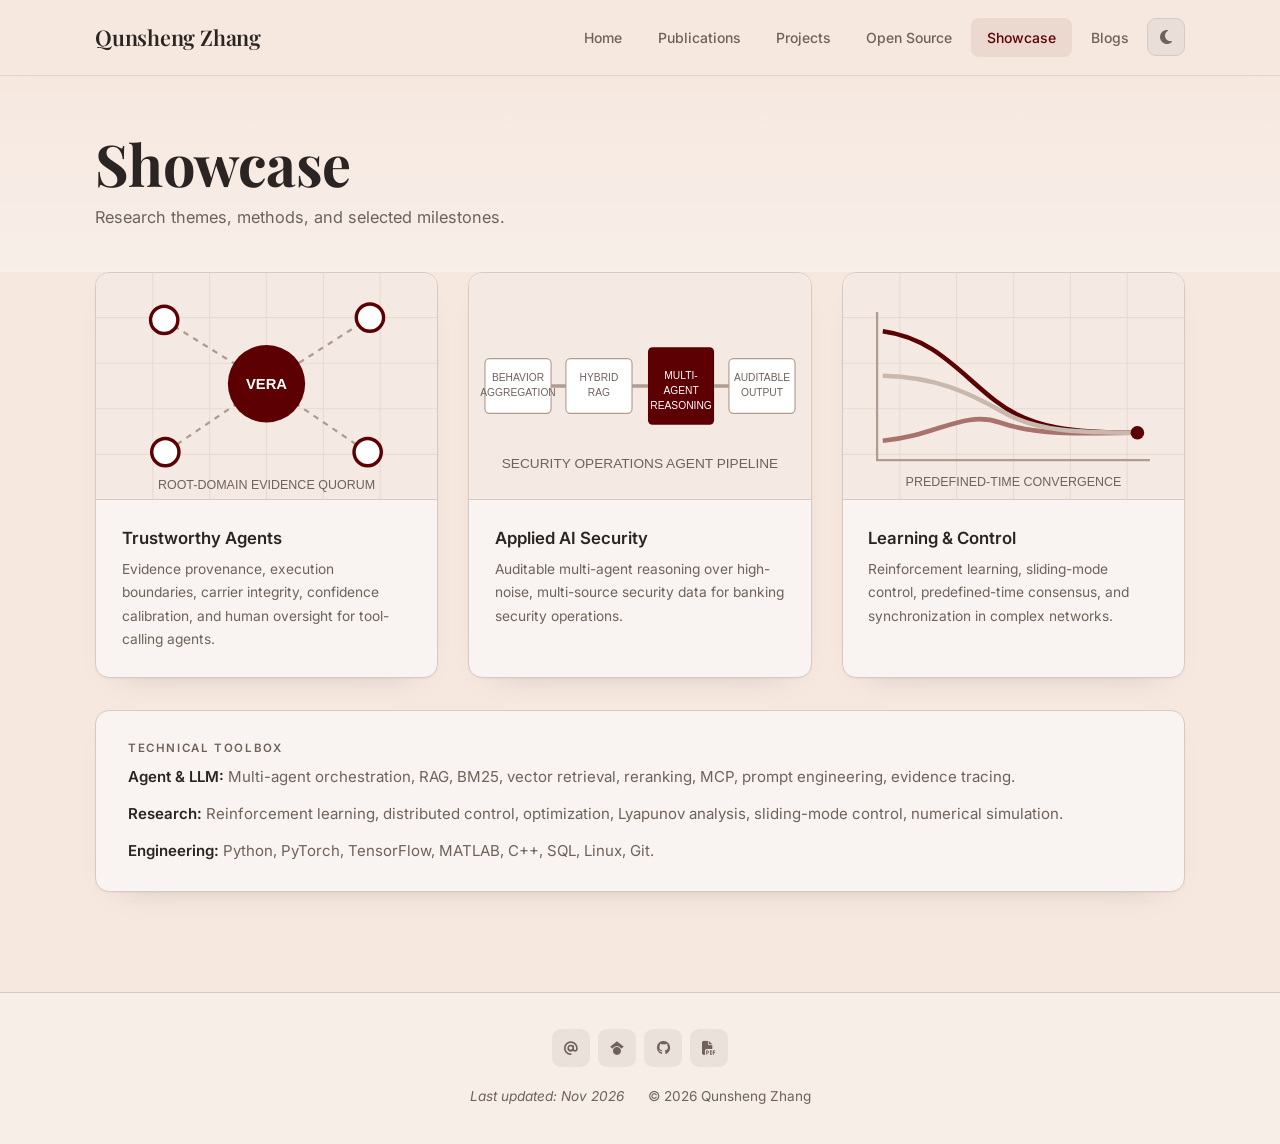
<file: showcase.html>
<!doctype html>
<html lang="en">
  <head>
    <meta charset="utf-8" />
    <meta name="viewport" content="width=device-width, initial-scale=1, shrink-to-fit=no" />
    <meta name="theme-color" content="#f6e8df" />
    <title>Showcase - Qunsheng Zhang</title>
    <link rel="stylesheet" href="https://cdnjs.cloudflare.com/ajax/libs/twitter-bootstrap/4.6.0/css/bootstrap.min.css" />
    <link rel="stylesheet" href="https://cdnjs.cloudflare.com/ajax/libs/font-awesome/6.5.1/css/all.min.css" />
    <link rel="preconnect" href="https://fonts.googleapis.com" />
    <link rel="preconnect" href="https://fonts.gstatic.com" crossorigin />
    <link
      href="https://fonts.googleapis.com/css2?family=Inter:wght@400;500;600;700&family=Playfair+Display:wght@400;500;600;700&display=swap"
      rel="stylesheet"
    />
    <link rel="icon" href="assets/favicon.svg" type="image/svg+xml" />
    <link rel="stylesheet" href="styles.css?v=20261108b" />
    <script>
      (function () {
        try {
          var t = localStorage.getItem("qs-theme");
          if (!t) t = window.matchMedia("(prefers-color-scheme: dark)").matches ? "dark" : "light";
          document.documentElement.setAttribute("data-theme", t);
        } catch (e) {}
      })();
    </script>
  </head>
  <body class="bg-light">
    <nav class="navbar navbar-expand-lg navbar-light fixed-top mb-5">
      <div class="container">
        <a class="navbar-brand" href="index.html">Qunsheng Zhang</a>
        
        <div class="collapse navbar-collapse" id="navbarResponsive">
          <ul class="navbar-nav ml-auto">
            <li class="nav-item"><a class="nav-link" href="index.html">Home</a></li>
            <li class="nav-item"><a class="nav-link" href="publications.html">Publications</a></li>
            <li class="nav-item"><a class="nav-link" href="projects.html">Projects</a></li>
            <li class="nav-item"><a class="nav-link" href="opensource.html">Open Source</a></li>
            <li class="nav-item active"><a class="nav-link" href="showcase.html">Showcase</a></li>
            <li class="nav-item"><a class="nav-link" href="blog.html">Blogs</a></li>
          </ul>
        </div>
      
        <div class="navbar-actions">
          <button class="theme-toggle" type="button" aria-label="Toggle color theme"><i class="fas fa-moon icon-moon"></i><i class="fas fa-sun icon-sun"></i></button>
          <button class="navbar-toggler" type="button" data-toggle="collapse" data-target="#navbarResponsive" aria-controls="navbarResponsive" aria-expanded="false" aria-label="Toggle navigation"><i class="fas fa-bars"></i> Menu</button>
        </div>
      </div>
    </nav>

    <main>
      <section class="page-hero">
        <div class="container">
          <h1>Showcase</h1>
          <p>Research themes, methods, and selected milestones.</p>
        </div>
      </section>

      <section class="section">
        <div class="container">
          <div class="row">
            <div class="col-md-4 mb-4">
              <div class="card h-100">
                <img src="assets/covers/paper-vera.svg" class="card-img-top showcase-photo" alt="Agent security" />
                <div class="card-body">
                  <h5>Trustworthy Agents</h5>
                  <p class="small mb-0 text-muted">
                    Evidence provenance, execution boundaries, carrier integrity, confidence calibration, and human oversight for tool-calling agents.
                  </p>
                </div>
              </div>
            </div>

            <div class="col-md-4 mb-4">
              <div class="card h-100">
                <img src="assets/covers/project-soc.svg" class="card-img-top showcase-photo" alt="Security operations" />
                <div class="card-body">
                  <h5>Applied AI Security</h5>
                  <p class="small mb-0 text-muted">
                    Auditable multi-agent reasoning over high-noise, multi-source security data for banking security operations.
                  </p>
                </div>
              </div>
            </div>

            <div class="col-md-4 mb-4">
              <div class="card h-100">
                <img src="assets/covers/paper-ica.svg" class="card-img-top showcase-photo" alt="Control theory" />
                <div class="card-body">
                  <h5>Learning &amp; Control</h5>
                  <p class="small mb-0 text-muted">
                    Reinforcement learning, sliding-mode control, predefined-time consensus, and synchronization in complex networks.
                  </p>
                </div>
              </div>
            </div>
          </div>

          <div class="panel toolbox mt-2">
            <div class="col-label">Technical Toolbox</div>
            <p><strong>Agent &amp; LLM:</strong> Multi-agent orchestration, RAG, BM25, vector retrieval, reranking, MCP, prompt engineering, evidence tracing.</p>
            <p><strong>Research:</strong> Reinforcement learning, distributed control, optimization, Lyapunov analysis, sliding-mode control, numerical simulation.</p>
            <p><strong>Engineering:</strong> Python, PyTorch, TensorFlow, MATLAB, C++, SQL, Linux, Git.</p>
          </div>
        </div>
      </section>
    </main>

        <footer class="footer">
      <div class="container">
        <div class="footer-icons">
          <a href="mailto:qunsheng815@gmail.com" aria-label="Email"><i class="fas fa-at"></i></a>
          <a href="https://scholar.google.com/citations?user=bciwAu0AAAAJ&amp;hl=zh-CN&amp;authuser=1" target="_blank" rel="noreferrer" aria-label="Google Scholar"><i class="fa-brands fa-google-scholar"></i></a>
          <a href="https://github.com/Qunsheng-Zhang" target="_blank" rel="noreferrer" aria-label="GitHub"><i class="fab fa-github"></i></a>
          <a href="assets/Qunsheng-Zhang-Resume.pdf?v=202611" target="_blank" aria-label="Curriculum Vitae"><i class="fas fa-file-pdf"></i></a>
        </div>
        <div class="footer-meta">
          <span><i>Last updated: Nov 2026</i></span>
          <span>© <span id="year"></span> Qunsheng Zhang</span>
        </div>
      </div>
    </footer>
    <script src="https://cdnjs.cloudflare.com/ajax/libs/jquery/3.5.1/jquery.min.js"></script>
    <script src="https://cdnjs.cloudflare.com/ajax/libs/popper.js/1.14.7/umd/popper.min.js"></script>
    <script src="https://cdnjs.cloudflare.com/ajax/libs/twitter-bootstrap/4.6.0/js/bootstrap.min.js"></script>
    <script src="script.js?v=20261108"></script>
  </body>
</html>
</file>
<file: styles.css>
@charset "utf-8";

/* ------------------------------------------------------------------
   Design tokens
------------------------------------------------------------------ */
:root {
  --bg: #f6e8df;
  --bg-soft: rgba(249, 244, 241, 0.55);
  --card: #f9f4f1;
  --fg: #2a2522;
  --muted: #e0d7d1;
  --muted-fg: #6f625b;
  --border: #d6cac2;
  --divider: rgba(214, 202, 194, 0.65);
  --primary: #5c0003;
  --primary-fg: #fbf0e9;
  --primary-soft: rgba(92, 0, 3, 0.07);
  --primary-tint: rgba(92, 0, 3, 0.045);
  --chip-bg: rgba(224, 215, 209, 0.55);
  --hover-bg: rgba(224, 215, 209, 0.18);
  --cover-bg: #ffffff;
  --nav-bg: rgba(246, 232, 223, 0.88);
  --ok-fg: #2f5d47;
  --ok-bg: rgba(47, 93, 71, 0.08);
  --ok-border: rgba(47, 93, 71, 0.28);
  --warn-fg: #7a5a1e;
  --warn-bg: rgba(122, 90, 30, 0.08);
  --warn-border: rgba(122, 90, 30, 0.28);
  --shadow-card: 0 1px 2px rgba(42, 37, 34, 0.03), 0 14px 34px -28px rgba(42, 37, 34, 0.35);
  --shadow-portrait: 0 18px 40px -26px rgba(42, 37, 34, 0.55);
  --serif: "Playfair Display", Georgia, "Times New Roman", serif;
  --sans: "Inter", system-ui, -apple-system, "Segoe UI", sans-serif;
  --radius: 14px;
  --maxw: 1120px;
  color-scheme: light;
}

:root[data-theme="dark"] {
  --bg: #17120f;
  --bg-soft: rgba(31, 25, 21, 0.6);
  --card: #1e1814;
  --fg: #ece2da;
  --muted: #3a312a;
  --muted-fg: #b3a49a;
  --border: #362c25;
  --divider: rgba(54, 44, 37, 0.9);
  --primary: #d99a8e;
  --primary-fg: #1a1411;
  --primary-soft: rgba(217, 154, 142, 0.12);
  --primary-tint: rgba(217, 154, 142, 0.07);
  --chip-bg: rgba(58, 49, 42, 0.6);
  --hover-bg: rgba(58, 49, 42, 0.4);
  --cover-bg: #241c17;
  --nav-bg: rgba(23, 18, 15, 0.86);
  --ok-fg: #8fbf9f;
  --ok-bg: rgba(143, 191, 159, 0.12);
  --ok-border: rgba(143, 191, 159, 0.3);
  --warn-fg: #d9b36a;
  --warn-bg: rgba(217, 179, 106, 0.12);
  --warn-border: rgba(217, 179, 106, 0.3);
  --shadow-card: 0 1px 2px rgba(0, 0, 0, 0.3), 0 18px 40px -30px rgba(0, 0, 0, 0.7);
  --shadow-portrait: 0 18px 40px -24px rgba(0, 0, 0, 0.8);
  color-scheme: dark;
}

/* ------------------------------------------------------------------
   Base
------------------------------------------------------------------ */
* {
  -webkit-font-smoothing: antialiased;
  -moz-osx-font-smoothing: grayscale;
}

html {
  scroll-behavior: smooth;
}

body {
  padding-top: 76px;
  background-color: var(--bg);
  color: var(--fg);
  font-family: var(--sans);
  font-size: 1rem;
  line-height: 1.7;
  transition: background-color 0.3s ease, color 0.3s ease;
}

h1,
h2,
h3,
h4,
.h1,
.h2,
.h3,
.h4 {
  font-family: var(--serif);
  font-weight: 600;
  letter-spacing: -0.01em;
  color: var(--fg);
  text-wrap: balance;
}

h1 {
  font-size: clamp(2.5rem, 4.5vw, 3.6rem);
  font-weight: 700;
  line-height: 1.08;
}

h2 {
  font-size: clamp(1.7rem, 3vw, 2.2rem);
  line-height: 1.2;
}

h3 {
  font-size: 1.45rem;
}

h5,
.h5 {
  font-family: var(--sans);
  font-size: 1.05rem;
  font-weight: 600;
  line-height: 1.45;
  letter-spacing: 0;
  color: var(--fg);
}

h6,
.h6 {
  font-family: var(--sans);
  font-size: 0.72rem;
  font-weight: 600;
  letter-spacing: 0.14em;
  text-transform: uppercase;
  color: var(--muted-fg);
}

p {
  margin-bottom: 1rem;
}

a {
  color: var(--primary);
  text-decoration: none;
  transition: color 0.18s ease;
}

a:hover {
  color: var(--primary);
  text-decoration: underline;
  text-underline-offset: 2px;
}

strong,
b {
  font-weight: 600;
  color: var(--fg);
}

hr {
  margin: 2rem 0;
  border-top: 1px solid var(--border);
}

::selection {
  background: var(--primary-soft);
  color: var(--fg);
}

::-webkit-scrollbar {
  width: 10px;
}

::-webkit-scrollbar-track {
  background: var(--bg);
}

::-webkit-scrollbar-thumb {
  background: var(--muted);
  border-radius: 999px;
  border: 2px solid var(--bg);
}

.text-muted {
  color: var(--muted-fg) !important;
}

.small,
small {
  font-size: 0.86rem;
}

.bg-light {
  background-color: var(--bg) !important;
}

.bg-white {
  background-color: var(--card) !important;
}

.border-gray {
  border-color: var(--border) !important;
}

.no-break {
  white-space: nowrap;
}

.container {
  max-width: var(--maxw);
}

a:focus-visible,
button:focus-visible {
  outline: 2px solid var(--primary);
  outline-offset: 2px;
}

[id] {
  scroll-margin-top: 90px;
}

/* ------------------------------------------------------------------
   Motion
------------------------------------------------------------------ */
@keyframes rise {
  from {
    opacity: 0;
    transform: translateY(14px);
  }
  to {
    opacity: 1;
    transform: none;
  }
}

.hero-portrait,
.hero-body > * {
  animation: rise 0.6s cubic-bezier(0.22, 0.61, 0.36, 1) both;
}

.hero-body > :nth-child(1) { animation-delay: 0.06s; }
.hero-body > :nth-child(2) { animation-delay: 0.12s; }
.hero-body > :nth-child(3) { animation-delay: 0.18s; }
.hero-body > :nth-child(4) { animation-delay: 0.24s; }
.hero-body > :nth-child(5) { animation-delay: 0.3s; }
.hero-body > :nth-child(6) { animation-delay: 0.36s; }

.reveal {
  opacity: 0;
  transform: translateY(16px);
  transition: opacity 0.6s cubic-bezier(0.22, 0.61, 0.36, 1), transform 0.6s cubic-bezier(0.22, 0.61, 0.36, 1);
}

.reveal.in {
  opacity: 1;
  transform: none;
}

@media (prefers-reduced-motion: reduce) {
  html {
    scroll-behavior: auto;
  }

  .hero-portrait,
  .hero-body > * {
    animation: none;
  }

  .reveal {
    opacity: 1;
    transform: none;
    transition: none;
  }

  * {
    transition-duration: 0.01ms !important;
  }
}

/* ------------------------------------------------------------------
   Navigation
------------------------------------------------------------------ */
.navbar {
  min-height: 76px;
  padding: 0.55rem 0;
  background-color: var(--nav-bg) !important;
  -webkit-backdrop-filter: blur(14px);
  backdrop-filter: blur(14px);
  border-bottom: 1px solid var(--divider);
  transition: box-shadow 0.25s ease, background-color 0.3s ease;
}

.navbar.scrolled {
  box-shadow: 0 10px 30px -22px rgba(0, 0, 0, 0.45);
}

.navbar-brand {
  font-family: var(--serif);
  font-size: 1.35rem;
  font-weight: 600;
  color: var(--fg) !important;
  letter-spacing: -0.01em;
}

.navbar-brand:hover {
  color: var(--primary) !important;
  text-decoration: none;
}

.navbar-nav .nav-link {
  margin: 0 0.1rem;
  padding: 0.48rem 1rem !important;
  border-radius: 8px;
  color: var(--muted-fg) !important;
  font-family: var(--sans);
  font-size: 0.875rem;
  font-weight: 500;
  transition: background-color 0.18s ease, color 0.18s ease;
}

.navbar-nav .nav-link:hover {
  background-color: var(--chip-bg);
  color: var(--fg) !important;
  text-decoration: none;
}

.navbar-nav .nav-item.active .nav-link {
  background-color: var(--primary-soft);
  color: var(--primary) !important;
}

.navbar-actions {
  display: flex;
  align-items: center;
  gap: 0.45rem;
  margin-left: auto;
}

.theme-toggle {
  display: flex;
  align-items: center;
  justify-content: center;
  width: 38px;
  height: 38px;
  border: 1px solid var(--border);
  border-radius: 9px;
  background-color: var(--chip-bg);
  color: var(--muted-fg);
  cursor: pointer;
  transition: background-color 0.18s ease, color 0.18s ease, border-color 0.18s ease;
}

.theme-toggle:hover {
  background-color: var(--primary);
  border-color: var(--primary);
  color: var(--primary-fg);
}

:root:not([data-theme="dark"]) .icon-sun {
  display: none;
}

:root[data-theme="dark"] .icon-moon {
  display: none;
}

.navbar-toggler {
  padding: 0.4rem 0.7rem;
  border: 1px solid var(--border);
  border-radius: 8px;
  color: var(--muted-fg);
  font-size: 0.8rem;
}

.navbar-toggler:focus {
  outline: none;
  box-shadow: none;
}

/* ------------------------------------------------------------------
   Home hero
------------------------------------------------------------------ */
.hero {
  padding: 4.5rem 0 3.25rem;
  background: linear-gradient(180deg, var(--bg) 0%, var(--bg-soft) 100%);
}

.hero-grid {
  display: grid;
  grid-template-columns: 218px minmax(0, 1fr);
  gap: 3.25rem;
  align-items: start;
}

.hero-portrait img {
  display: block;
  width: 100%;
  aspect-ratio: 1 / 1;
  object-fit: cover;
  border: 1px solid var(--border);
  border-radius: 20px;
  box-shadow: var(--shadow-portrait);
  transition: transform 0.35s ease, box-shadow 0.35s ease;
}

.hero-portrait img:hover {
  transform: translateY(-3px) scale(1.01);
}

.profile-name {
  margin-bottom: 0.55rem;
}

.name-cn {
  display: inline-block;
  margin-left: 0.45rem;
  color: var(--muted-fg);
  font-family: var(--sans);
  font-size: 0.95rem;
  font-weight: 500;
  letter-spacing: 0.08em;
  vertical-align: middle;
}

.hero-tagline {
  margin-bottom: 1.5rem;
  color: var(--muted-fg);
  font-size: 1rem;
}

.hero-tagline i {
  margin-right: 0.3rem;
  color: var(--primary);
}

.hero-bio {
  color: var(--muted-fg);
  font-size: 1.02rem;
  line-height: 1.78;
}

.hero-bio p:last-child {
  margin-bottom: 0;
}

.hero-bio strong {
  color: var(--fg);
  font-weight: 600;
}

.interest-tags {
  display: flex;
  flex-wrap: wrap;
  gap: 0.5rem;
  margin: 1.6rem 0 1.75rem;
}

.interest-tags span,
.tag {
  display: inline-flex;
  align-items: center;
  padding: 0.3rem 0.85rem;
  border: 1px solid var(--border);
  border-radius: 999px;
  color: var(--muted-fg);
  font-size: 0.8rem;
  font-weight: 500;
  transition: border-color 0.18s ease, color 0.18s ease, background-color 0.18s ease;
}

.interest-tags span:hover,
.tag:hover {
  border-color: var(--primary);
  background-color: var(--primary-tint);
  color: var(--primary);
}

.hero-links {
  display: flex;
  flex-wrap: wrap;
  gap: 0.5rem;
}

.hero-links a {
  display: inline-flex;
  align-items: center;
  gap: 0.45rem;
  padding: 0.5rem 0.9rem;
  border-radius: 9px;
  background-color: var(--chip-bg);
  color: var(--muted-fg);
  font-size: 0.85rem;
  font-weight: 500;
  transition: background-color 0.18s ease, color 0.18s ease, transform 0.18s ease;
}

.hero-links a:hover {
  background-color: var(--primary);
  color: var(--primary-fg);
  text-decoration: none;
  transform: translateY(-1px);
}

.hero-links i {
  font-size: 0.9rem;
}

.callout {
  display: flex;
  gap: 0.8rem;
  margin-top: 1.6rem;
  padding: 1rem 1.2rem;
  border-left: 2px solid var(--primary);
  border-radius: 0 10px 10px 0;
  background-color: var(--primary-tint);
  color: var(--muted-fg);
  font-size: 0.92rem;
  line-height: 1.7;
}

.callout i {
  margin-top: 0.3rem;
  color: var(--primary);
}

.callout strong {
  color: var(--primary);
  font-weight: 600;
}

/* ------------------------------------------------------------------
   Sections & panels
------------------------------------------------------------------ */
.section {
  padding: 3.25rem 0;
}

.section-alt {
  background-color: var(--bg-soft);
}

.section-head {
  margin-bottom: 1.75rem;
}

.section-head h2 {
  margin: 0;
}

.section-lead {
  max-width: 720px;
  margin: 0.45rem 0 0;
  color: var(--muted-fg);
  font-size: 1rem;
}

.section-head-row {
  display: flex;
  align-items: flex-end;
  justify-content: space-between;
  gap: 1rem;
  margin-bottom: 1.75rem;
}

.section-head-row h2 {
  margin: 0;
}

.section-head-row .more-link {
  flex: none;
  font-size: 0.88rem;
  font-weight: 500;
}

.section-head-row .more-link i {
  transition: transform 0.18s ease;
}

.section-head-row .more-link:hover i {
  transform: translateX(3px);
}

.panel {
  padding: 1.75rem 2rem;
  border: 1px solid var(--border);
  border-radius: var(--radius);
  background-color: var(--card);
  box-shadow: var(--shadow-card);
}

.panel-flush {
  padding: 0;
  overflow: hidden;
}

.panel-title {
  margin: 0;
  padding: 1.25rem 2rem;
  border-bottom: 1px solid var(--border);
  font-family: var(--serif);
  font-size: 1.3rem;
  font-weight: 600;
}

.panel-body {
  padding: 1.25rem 2rem;
}

.col-label {
  margin-bottom: 0.35rem;
  color: var(--muted-fg);
  font-size: 0.72rem;
  font-weight: 600;
  letter-spacing: 0.14em;
  text-transform: uppercase;
}

/* Page heading (subpages) */
.page-hero {
  padding: 3.5rem 0 2.5rem;
  background: linear-gradient(180deg, var(--bg) 0%, var(--bg-soft) 100%);
}

.page-hero h1 {
  margin-bottom: 0.6rem;
}

.page-hero p {
  max-width: 720px;
  margin: 0;
  color: var(--muted-fg);
  font-size: 1.02rem;
}

.page-hero + .section {
  padding-top: 0;
}

/* ------------------------------------------------------------------
   Lists: timeline, news, awards
------------------------------------------------------------------ */
.timeline-item {
  display: flex;
  gap: 0.85rem;
  padding: 0.85rem 0;
  border-bottom: 1px solid var(--divider);
}

.timeline-item:last-child {
  border-bottom: 0;
  padding-bottom: 0;
}

.timeline-item:first-child {
  padding-top: 0;
}

.timeline-item img {
  flex: none;
  width: 25px;
  height: 25px;
  margin-top: 0.25rem;
  object-fit: contain;
}

.timeline-main {
  flex: 1;
  min-width: 0;
}

.timeline-title {
  color: var(--fg);
  font-size: 0.97rem;
  font-weight: 500;
}

.timeline-title a {
  color: var(--fg);
}

.timeline-title a:hover {
  color: var(--primary);
}

.timeline-sub {
  color: var(--muted-fg);
  font-size: 0.85rem;
}

.timeline-meta {
  display: block;
  color: var(--muted-fg);
  font-size: 0.85rem;
}

.timeline-meta em {
  display: block;
  margin-top: 0.1rem;
  color: var(--muted-fg);
  font-size: 0.78rem;
  font-style: normal;
  white-space: nowrap;
  font-variant-numeric: tabular-nums;
}

.timeline-note {
  margin: 0.35rem 0 0;
  color: var(--muted-fg);
  font-size: 0.8rem;
  line-height: 1.55;
}

.news-item {
  display: flex;
  align-items: baseline;
  gap: 1.1rem;
  padding: 0.85rem 2rem;
  border-bottom: 1px solid var(--divider);
  font-size: 0.94rem;
  transition: background-color 0.18s ease;
}

.news-item:hover {
  background-color: var(--hover-bg);
}

.news-item:last-child {
  border-bottom: 0;
}

.news-item .news-text {
  flex: 1;
  color: var(--fg);
}

.news-item .news-text .label {
  display: inline-block;
  margin-right: 0.55rem;
  padding: 0.08rem 0.5rem;
  border-radius: 5px;
  background-color: var(--primary-soft);
  color: var(--primary);
  font-size: 0.7rem;
  font-weight: 600;
  letter-spacing: 0.06em;
  text-transform: uppercase;
  vertical-align: 1px;
}

.news-date {
  flex: none;
  color: var(--muted-fg);
  font-size: 0.8rem;
  font-style: italic;
  white-space: nowrap;
  font-variant-numeric: tabular-nums;
}

.award-list {
  margin: 0;
  padding: 0;
  list-style: none;
}

.award-list li {
  display: block;
  padding: 0.55rem 0;
  border-bottom: 1px solid var(--divider);
  color: var(--muted-fg);
  font-size: 0.9rem;
  line-height: 1.55;
}

.award-list li:last-child {
  border-bottom: 0;
}

.award-list em {
  display: block;
  margin-top: 0.1rem;
  font-size: 0.78rem;
  font-style: normal;
  white-space: nowrap;
  font-variant-numeric: tabular-nums;
}

/* ------------------------------------------------------------------
   Publications
------------------------------------------------------------------ */
.pub-row {
  display: flex;
  gap: 1.75rem;
  padding: 1.6rem 2rem;
  border-bottom: 1px solid var(--border);
  transition: background-color 0.18s ease;
}

.pub-row:last-child {
  border-bottom: 0;
}

.pub-row:hover {
  background-color: var(--hover-bg);
}

.pub-row:hover h5 {
  color: var(--primary);
}

.pub-cover {
  flex: none;
  width: 190px;
}

.pub-cover img {
  display: block;
  width: 100%;
  height: auto;
  border: 1px solid var(--border);
  border-radius: 10px;
  background-color: var(--cover-bg);
  transition: transform 0.25s ease;
}

.pub-cover-link {
  display: block;
}

.pub-row:hover .pub-cover img {
  transform: scale(1.02);
}

.pub-main {
  flex: 1;
  min-width: 0;
}

.pub-main h5 {
  margin-bottom: 0.35rem;
  transition: color 0.18s ease;
}

.pub-authors {
  margin-bottom: 0.15rem;
  color: var(--muted-fg);
  font-size: 0.88rem;
}

.pub-authors strong {
  color: var(--fg);
}

.pub-venue {
  margin-bottom: 0.6rem;
  color: var(--muted-fg);
  font-size: 0.88rem;
}

.pub-abstract {
  margin-bottom: 0.6rem;
  color: var(--muted-fg);
  font-size: 0.9rem;
  line-height: 1.65;
}

.pub-links {
  display: flex;
  flex-wrap: wrap;
  gap: 0.8rem;
  font-size: 0.85rem;
  font-weight: 500;
}

.pub-links span {
  color: var(--muted-fg);
}

/* ------------------------------------------------------------------
   Cards (projects, showcase, blog)
------------------------------------------------------------------ */
.card {
  border: 1px solid var(--border);
  border-radius: var(--radius);
  background-color: var(--card);
  box-shadow: var(--shadow-card);
  transition: border-color 0.2s ease, transform 0.2s ease, box-shadow 0.2s ease;
}

.card:hover {
  border-color: var(--primary);
  transform: translateY(-2px);
}

.card-body {
  padding: 1.6rem;
}

.card-title {
  margin-bottom: 0.4rem;
}

.card-img-top {
  border-top-left-radius: calc(var(--radius) - 1px);
  border-top-right-radius: calc(var(--radius) - 1px);
}

.project-cover,
.showcase-photo {
  width: 100%;
  height: auto;
  aspect-ratio: 3 / 2;
  object-fit: cover;
  border-bottom: 1px solid var(--border);
}

.card-tags {
  display: flex;
  flex-wrap: wrap;
  gap: 0.4rem;
  margin-top: 0.9rem;
}

.blog-item {
  padding: 1.5rem 2rem;
  border-bottom: 1px solid var(--border);
  transition: background-color 0.18s ease;
}

.blog-item:hover {
  background-color: var(--hover-bg);
}

.blog-item:last-child {
  border-bottom: 0;
}

.blog-item h5 {
  margin-bottom: 0.15rem;
  transition: color 0.18s ease;
}

.blog-item:hover h5 {
  color: var(--primary);
}

.blog-meta {
  margin-bottom: 0.5rem;
  color: var(--muted-fg);
  font-size: 0.82rem;
}

.blog-item p:last-child {
  margin-bottom: 0;
  color: var(--muted-fg);
  font-size: 0.92rem;
}

.blog-status {
  flex: none;
  margin-left: auto;
}


/* Featured project */
.feature-panel {
  margin-bottom: 1.5rem;
}

.feature-head {
  display: flex;
  align-items: flex-start;
  justify-content: space-between;
  gap: 2rem;
}

.feature-intro {
  min-width: 0;
}

.feature-title {
  margin: 0.25rem 0 0.4rem;
  font-size: clamp(1.5rem, 2.5vw, 2rem);
  line-height: 1.25;
}

.feature-meta {
  margin: 0;
  color: var(--muted-fg);
  font-size: 0.88rem;
}

.feature-stat {
  flex: none;
  padding-left: 1.6rem;
  border-left: 1px solid var(--border);
  text-align: right;
}

.feature-stat strong {
  display: block;
  color: var(--primary);
  font-family: var(--serif);
  font-size: clamp(2.6rem, 5vw, 3.4rem);
  font-weight: 700;
  line-height: 1;
}

.feature-stat span {
  display: block;
  max-width: 132px;
  margin-top: 0.35rem;
  color: var(--muted-fg);
  font-size: 0.75rem;
  line-height: 1.4;
}

.feature-summary {
  max-width: 860px;
  margin: 1.25rem 0 1.5rem;
  color: var(--muted-fg);
  font-size: 0.95rem;
  line-height: 1.7;
}

.feature-grid {
  display: grid;
  grid-template-columns: repeat(2, minmax(0, 1fr));
  gap: 1.25rem 2.25rem;
  padding-top: 1.4rem;
  border-top: 1px solid var(--divider);
}

.feature-grid h5 {
  margin-bottom: 0.2rem;
  font-size: 0.95rem;
}

.feature-grid p {
  margin: 0;
  color: var(--muted-fg);
  font-size: 0.88rem;
  line-height: 1.6;
}

/* ------------------------------------------------------------------
   Badges & buttons
------------------------------------------------------------------ */
.badge {
  padding: 0.28rem 0.7rem;
  border: 1px solid var(--border);
  border-radius: 999px;
  background-color: transparent;
  color: var(--muted-fg);
  font-family: var(--sans);
  font-size: 0.72rem;
  font-weight: 500;
  letter-spacing: 0;
  vertical-align: 1px;
}

.badge-pill {
  border-radius: 999px;
}

.badge-success {
  border-color: var(--ok-border);
  background-color: var(--ok-bg);
  color: var(--ok-fg);
}

.badge-warning {
  border-color: var(--warn-border);
  background-color: var(--warn-bg);
  color: var(--warn-fg);
}

.badge-light {
  border-color: transparent;
  background-color: var(--chip-bg);
  color: var(--muted-fg);
}

.btn {
  border-radius: 8px;
  font-family: var(--sans);
  font-size: 0.85rem;
  font-weight: 500;
}

.btn-primary {
  border-color: var(--primary);
  background-color: var(--primary);
  color: var(--primary-fg);
}

.btn-primary:hover,
.btn-primary:focus {
  border-color: var(--primary);
  background-color: var(--primary);
  color: var(--primary-fg);
  filter: brightness(0.94);
}

/* ------------------------------------------------------------------
   Footer & misc
------------------------------------------------------------------ */
.footer {
  margin-top: 3rem;
  padding: 2.25rem 0;
  border-top: 1px solid var(--border);
  background-color: var(--bg-soft);
  color: var(--muted-fg);
  font-size: 0.85rem;
}

.footer-icons {
  display: flex;
  justify-content: center;
  gap: 0.5rem;
  margin-bottom: 1.1rem;
}

.footer-icons a {
  display: flex;
  align-items: center;
  justify-content: center;
  width: 38px;
  height: 38px;
  border-radius: 9px;
  background-color: var(--chip-bg);
  color: var(--muted-fg);
  transition: background-color 0.18s ease, color 0.18s ease, transform 0.18s ease;
}

.footer-icons a:hover {
  background-color: var(--primary);
  color: var(--primary-fg);
  text-decoration: none;
  transform: translateY(-1px);
}

.footer-meta {
  display: flex;
  flex-wrap: wrap;
  justify-content: center;
  gap: 0.35rem 1.5rem;
  text-align: center;
}

.visitor-counter {
  padding: 2.5rem 0 1rem;
  text-align: center;
}

.visitor-counter img {
  max-width: 100%;
  height: auto;
  opacity: 0.75;
}

:root[data-theme="dark"] .visitor-counter img {
  opacity: 0.5;
  filter: grayscale(0.4);
}

.wechat-icon {
  color: #2aae67;
  font-size: 3rem;
}

.email-text {
  font-family: var(--sans);
  letter-spacing: 0.01em;
}

.item-badge {
  width: 18px;
  height: 18px;
  object-fit: contain;
}

.inline-badge {
  height: 16px;
  margin-right: 4px;
  vertical-align: -10%;
}

.modal-content {
  border: 1px solid var(--border);
  border-radius: var(--radius);
  background-color: var(--card);
  color: var(--fg);
}

.modal-footer {
  border-top: 1px solid var(--border);
}

/* Toolbox */
.toolbox p {
  margin-bottom: 0.7rem;
  color: var(--muted-fg);
  font-size: 0.94rem;
}

.toolbox p:last-child {
  margin-bottom: 0;
}

.toolbox strong {
  color: var(--fg);
}

/* Dark-mode logos */
:root[data-theme="dark"] .timeline-item img[src$="bocom.png"] {
  filter: brightness(1.7) saturate(1.25);
}

/* Dark-mode media dimming */
:root[data-theme="dark"] .pub-cover img,
:root[data-theme="dark"] .project-cover,
:root[data-theme="dark"] .showcase-photo {
  filter: brightness(0.9) saturate(0.92);
}

/* ------------------------------------------------------------------
   Responsive
------------------------------------------------------------------ */
@media (max-width: 991.98px) {
  .hero-grid {
    grid-template-columns: 170px minmax(0, 1fr);
    gap: 2.25rem;
  }

  .pub-cover {
    width: 150px;
  }
}

@media (max-width: 767.98px) {
  body {
    padding-top: 68px;
  }

  .navbar {
    min-height: 68px;
  }

  .navbar-collapse {
    padding: 0.4rem 0 0.6rem;
  }

  .navbar-nav .nav-link {
    padding: 0.55rem 0.8rem !important;
  }

  .hero {
    padding: 2.5rem 0 2rem;
  }

  .hero-grid {
    grid-template-columns: 1fr;
    gap: 1.6rem;
  }

  .hero-portrait img {
    width: 132px;
    height: 132px;
    border-radius: 16px;
  }

  .profile-name {
    font-size: 2.4rem;
  }

  .name-cn {
    display: block;
    margin: 0.25rem 0 0;
  }

  .hero-bio {
    font-size: 0.97rem;
  }

  .section {
    padding: 2.25rem 0;
  }

  .page-hero {
    padding: 2.5rem 0 1.75rem;
  }

  .panel {
    padding: 1.25rem;
  }

  .panel-title {
    padding: 1rem 1.25rem;
  }

  .panel-body {
    padding: 1rem 1.25rem;
  }

  .pub-row {
    flex-direction: column;
    gap: 0.9rem;
    padding: 1.25rem;
  }

  .pub-cover {
    width: 100%;
  }

  .news-item {
    flex-wrap: wrap;
    gap: 0.35rem 0.75rem;
    padding: 0.85rem 1.25rem;
  }

  .news-item .news-text {
    flex-basis: 100%;
  }

  .news-date {
    margin-left: auto;
  }

  .blog-item {
    padding: 1.25rem;
  }

  .section-head-row {
    align-items: flex-start;
    flex-direction: column;
    gap: 0.35rem;
  }

  .feature-head {
    flex-direction: column;
    gap: 1.25rem;
  }

  .feature-stat {
    padding-left: 0;
    border-left: 0;
    text-align: left;
  }

  .feature-stat span {
    max-width: none;
  }

  .feature-grid {
    grid-template-columns: 1fr;
    gap: 1rem;
  }

  .card-body {
    padding: 1.25rem;
  }
}

@media (max-width: 420px) {
  .navbar .container {
    padding-right: 0.75rem;
    padding-left: 0.75rem;
  }

  .profile-name {
    font-size: 2.1rem;
  }

  .interest-tags span {
    padding: 0.25rem 0.7rem;
    font-size: 0.76rem;
  }
}

/* ------------------------------------------------------------------
   Print
------------------------------------------------------------------ */
@media print {
  body {
    padding-top: 0;
    background: #fff;
    color: #000;
  }

  .navbar,
  .footer,
  .visitor-counter,
  .hero-links,
  .footer-icons,
  .theme-toggle,
  .more-link {
    display: none !important;
  }

  .panel,
  .card {
    border: none;
    box-shadow: none;
  }

  a {
    color: #000;
    text-decoration: underline;
  }

  .hero {
    padding: 1rem 0;
    background: none;
  }
}
</file>
